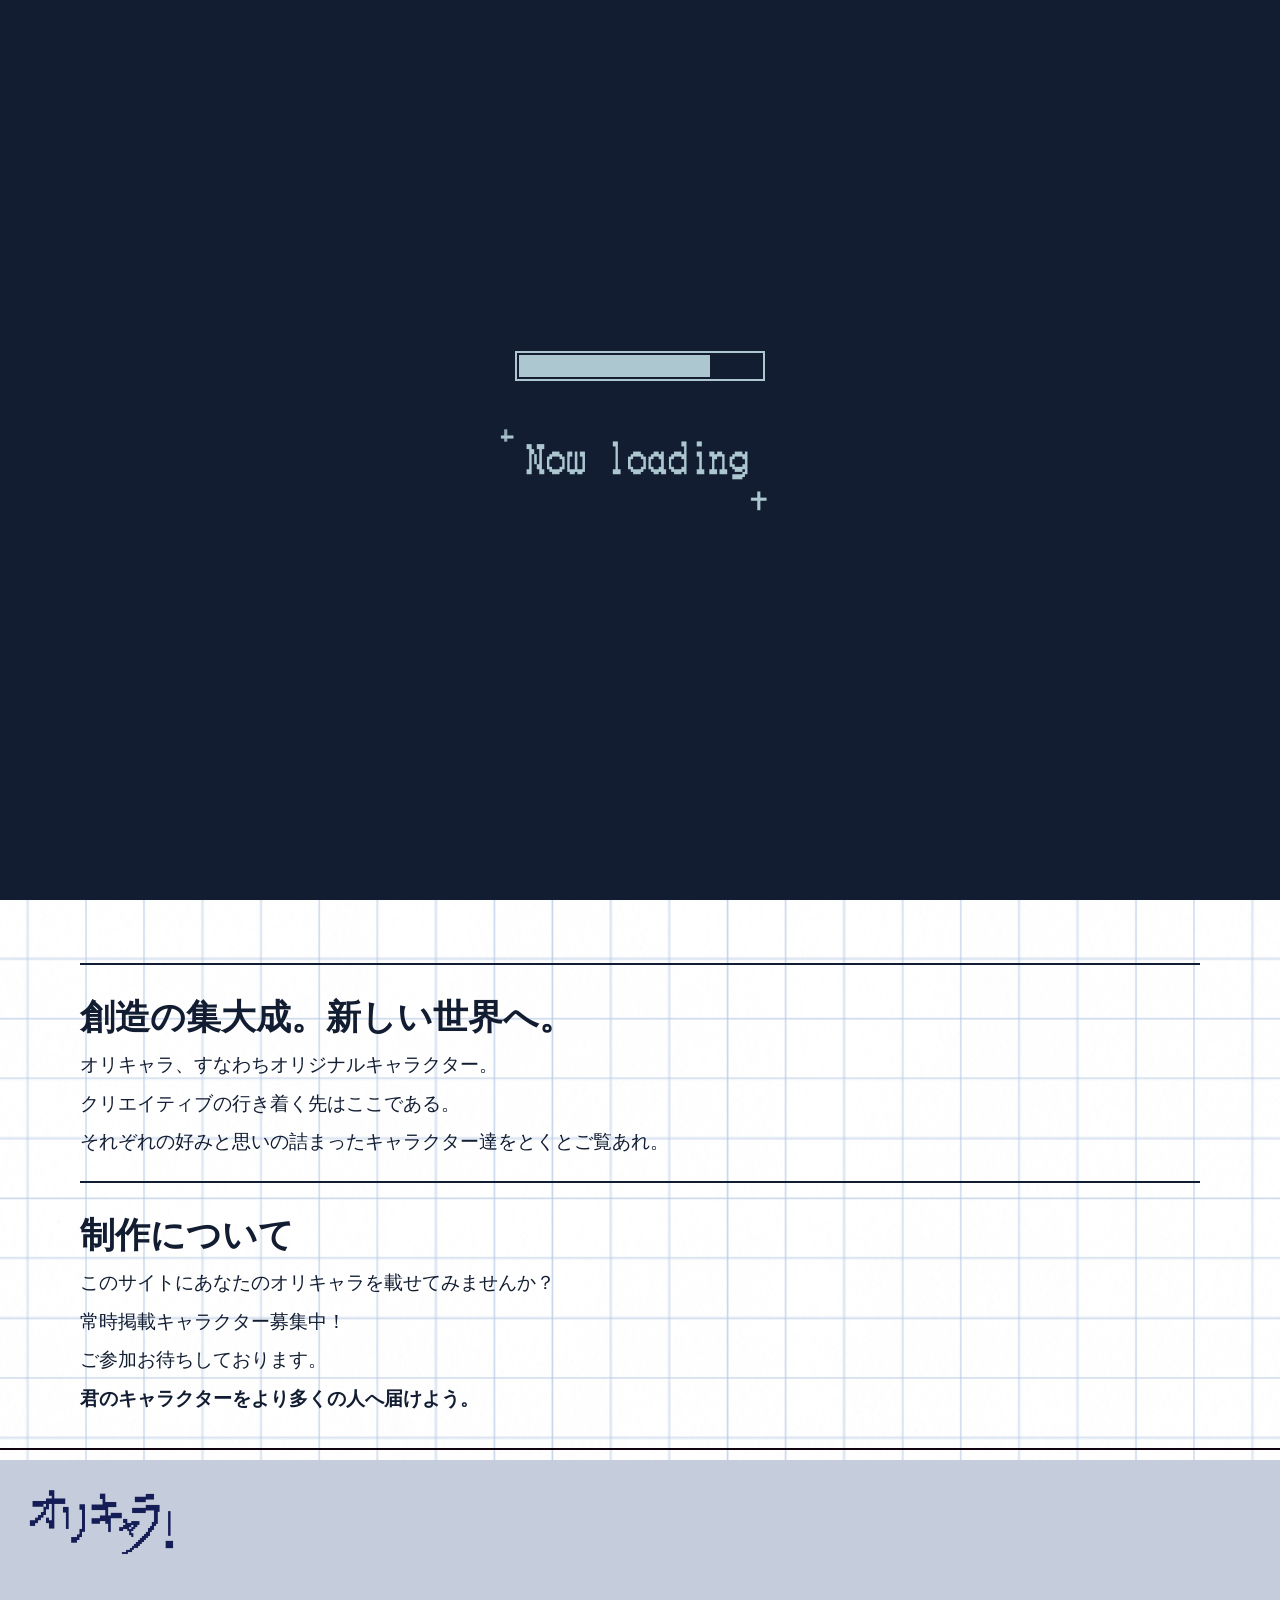
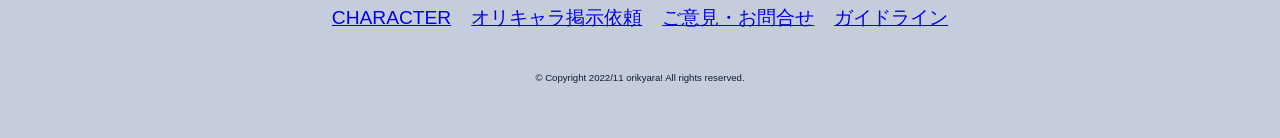
<file: オリキャラWebサイト/index.html>
﻿<!doctype html>
<html lang="ja">
  <head>
    <meta charset="utf-8" />
    <meta name="viewport" content="width=device-width, initial-scale=1.0" />
    <title>オリキャラ！</title>
    <meta property="og:title" content="オリキャラ！" />
    <meta property="og:description" content="オリキャラ掲示Webサイトです。" />
    <meta property="og:image" content="images/オリキャラ文字.png" />
    <link rel="stylesheet" href="css/style.css" />
    <link rel="icon" href="images/おりロゴ1.png" type="image/png" />
  </head>

  <body>
    <script src="a.js"></script>
    <div id="loading">
      <div class="loading-box">
        <div class="progress-bar">
          <div id="real-gauge"></div>
        </div>
      </div>
      <img
        src="images/ダウンロードのもじ.png"
        width="300"
        height="300"
        class="icon"
      />
    </div>

    <header>
      <h1>
        <a href="index.html">
          <img
            src="images/オリキャラ文字.png"
            width="203"
            height="70"
            alt="オリキャラ！"
          />
        </a>
      </h1>
      <nav>
        <ul>
          <li>
            <a href="recommend.html">
              <img
                src="images/おりcharacter文字.png"
                width="173"
                height="50"
                alt="CHARACTER"
              />
            </a>
          </li>
          <li>
            <a href="store.html">
              <img
                src="images/文字１.png"
                width="173"
                height="50"
                alt="オリキャラ掲示依頼"
              />
            </a>
          </li>
          <li>
            <a href="opinion.html">
              <img
                src="images/文字２.png"
                width="173"
                height="50"
                alt="お問い合わせ"
              />
            </a>
          </li>
        </ul>
      </nav>
    </header>

    <div class="slider">
      <img src="images/オリキャラ文字.png" class="slide active" />
      <img src="images/オリキャラ文字.png" class="slide" />
      <img src="images/オリキャラ文字.png" class="slide" />

      <div class="dots">
        <span class="dot active" data-index="0"></span>
        <span class="dot" data-index="1"></span>
        <span class="dot" data-index="2"></span>
      </div>
    </div>

    <div id="contents">
      <div id="main">
        <section>
          <hr color="#121d32" />
          <h2>創造の集大成。新しい世界へ。</h2>
          <p>
            オリキャラ、すなわちオリジナルキャラクター。<br />
            クリエイティブの行き着く先はここである。<br />
            それぞれの好みと思いの詰まったキャラクター達をとくとご覧あれ。
          </p>
          <hr color="#121d32" />
          <h2>制作について</h2>
          <p>
            このサイトにあなたのオリキャラを載せてみませんか？<br />
            常時掲載キャラクター募集中！<br />
            ご参加お待ちしております。<br />
            <strong>君のキャラクターをより多くの人へ届けよう。</strong>
          </p>
        </section>
      </div>
    </div>

    <hr color="1230341" />
    <footer>
      <div id="sub">
        <aside>
          <ul>
            <li>
              <a href="index.html">
                <img
                  src="images/オリキャラ文字.png"
                  width="173"
                  height="50"
                  alt="お問い合わせ"
                />
              </a>
            </li>
          </ul>
        </aside>
      </div>
      <ul>
        <li>
          <a href="recommend.html"> CHARACTER </a>
        </li>
        <li>
          <a href="store.html"> オリキャラ掲示依頼 </a>
        </li>
        <li>
          <a href="opinion.html"> ご意見・お問合せ </a>
        </li>
        <li>
          <a href="gaidorainn.html"> ガイドライン </a>
        </li>
      </ul>
      <p>
        <small> &copy; Copyright 2022/11 orikyara! All rights reserved. </small>
      </p>
    </footer>

    <script src="slider.js"></script>
  </body>
</html>
</file>
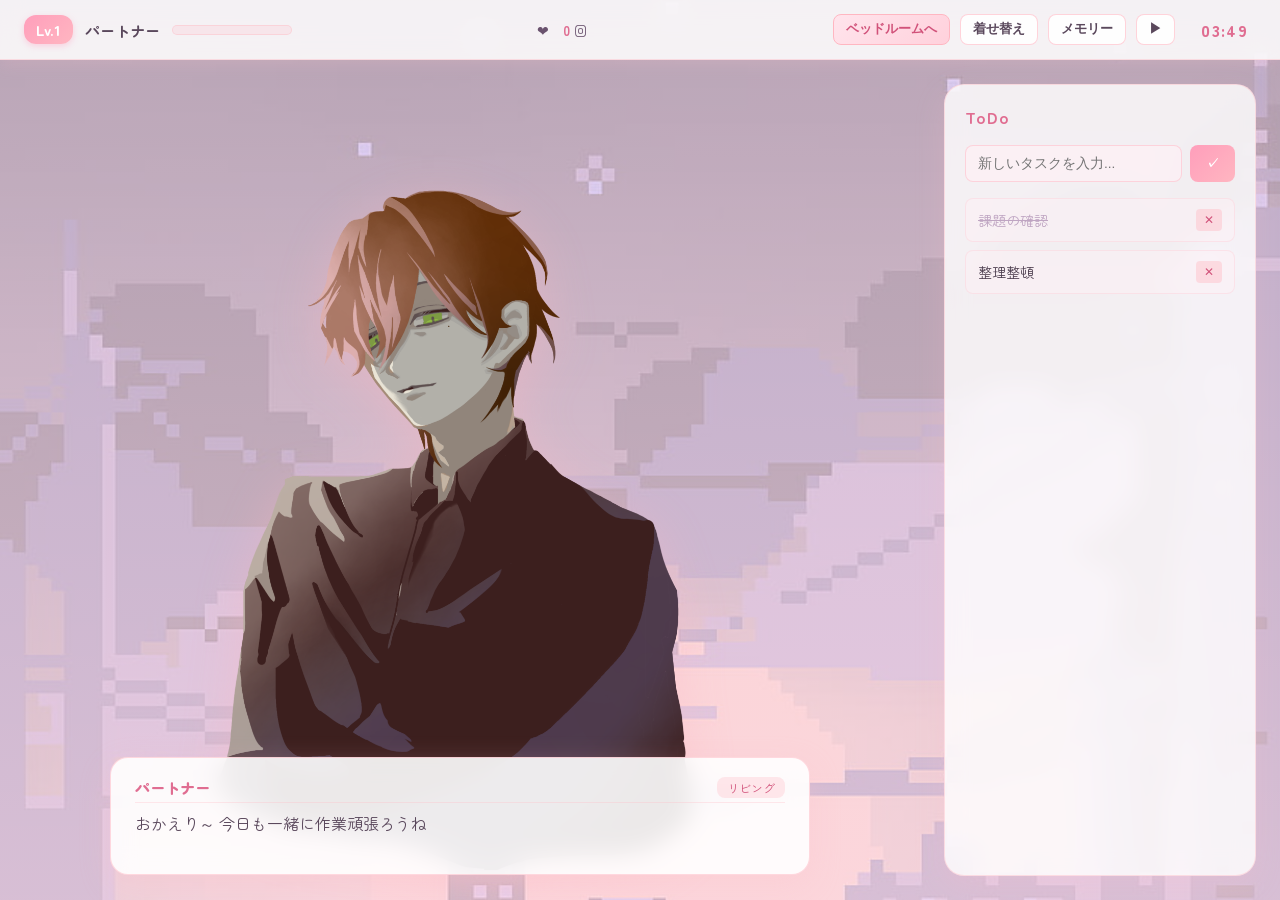
<file: ホーム画面のやつ/index.html>
<!doctype html>
<html lang="ja">
  <head>
    <meta charset="UTF-8" />
    <meta name="viewport" content="width=device-width, initial-scale=1.0" />
    <title>マイルーム</title>
    <link rel="stylesheet" href="style.css" />
    <link rel="preconnect" href="https://fonts.googleapis.com" />
    <link rel="preconnect" href="https://fonts.gstatic.com" crossorigin />
    <link
      href="https://fonts.googleapis.com/css2?family=Zen+Maru+Gothic:wght@400;700;900&display=swap"
      rel="stylesheet"
    />
  </head>
  <body class="room-living outfit-casual">
    <canvas id="particleCanvas"></canvas>
    <div class="background-overlay"></div>

    <div class="app-container">
      <!-- 上部ヘッダー -->
      <header class="top-bar">
        <div class="user-info">
          <span id="userRank" class="rank-badge">Lv.1</span>
          <span class="user-name">パートナー</span>
          <div class="exp-bar-container">
            <div id="expBarFill" class="exp-bar-fill"></div>
          </div>
        </div>

        <div class="stats-info">
          <div class="stat-item">❤　<strong id="favVal">0</strong> 回</div>
        </div>

        <div class="header-controls">
          <button
            id="roomToggleBtn"
            class="icon-btn room-toggle-btn"
            title="クリックで部屋を切り替え"
          >
            ベッドルームへ
          </button>
          <button id="outfitBtn" class="icon-btn">着せ替え</button>
          <button id="galleryBtn" class="icon-btn">メモリー</button>
          <!-- audioタグから controls を外して隠す -->
          <audio id="bgmAudio" loop>
            <source src="ame.mp3" type="audio/mp3" />
          </audio>

          <!-- 自作の再生／停止ボタン -->
          <button id="playToggleBtn" class="icon-btn">▶</button>
          <div id="timeWidget" class="time-widget" title="クリックで全画面時計">
            00:00
          </div>
        </div>
      </header>

      <!-- メインワークスペース -->
      <div class="main-workspace">
        <!-- キャラクターエリア -->
        <section class="character-section">
          <div class="character-container" id="characterContainer">
            <img id="characterImg" src="otoko.png" alt="キャラクター" />
            <div id="heartContainer" class="heart-container"></div>
          </div>

          <div class="speech-bubble">
            <div class="character-tag">
              <span class="char-name">パートナー</span>
              <span id="locationBadge" class="location-badge">リビング</span>
            </div>
            <div id="dialogueText" class="dialogue-text">
              おかえり～ 今日も一緒に作業頑張ろうね
            </div>
          </div>
        </section>

        <!-- メモ / TODOエリア -->
        <aside class="memo-section">
          <div class="memo-card">
            <div class="memo-header">
              <h2>ToDo</h2>
            </div>
            <div class="todo-form">
              <input
                type="text"
                id="todoInput"
                placeholder="新しいタスクを入力..."
              />
              <button id="addTodoBtn">✓</button>
            </div>
            <ul id="todoList" class="todo-list"></ul>
          </div>
        </aside>
      </div>
    </div>

    <!-- 全画面時計モード -->
    <div id="clockOverlay" class="clock-mode-overlay hidden">
      <div class="clock-overlay-dim"></div>
      <div class="clock-mode-content">
        <div id="clockBigTime" class="clock-big-time">00:00:00</div>
        <div id="clockBigDate" class="clock-big-date">2026.09.21 MON</div>
        <div class="clock-return-hint">Click anywhere to return</div>
      </div>
    </div>

    <!-- ギャラリーモーダル -->
    <div id="galleryModal" class="modal-overlay hidden">
      <div class="modal-content">
        <div class="modal-header">
          <h2>メモリーたち</h2>
          <button id="closeGalleryBtn" class="close-btn">&times;</button>
        </div>
        <div class="modal-body">
          <p class="gallery-desc">レベルが上がれば思い出が解放されるよ</p>
          <div id="galleryGrid" class="gallery-grid"></div>
        </div>
      </div>
    </div>

    <!-- 着せ替えモーダル -->
    <div id="outfitModal" class="modal-overlay hidden">
      <div class="modal-content outfit-modal-content">
        <div class="modal-header">
          <h2>着せ替え</h2>
          <button id="closeOutfitBtn" class="close-btn">&times;</button>
        </div>
        <div class="modal-body">
          <div class="outfit-grid">
            <div class="outfit-item" data-outfit="casual">
              <img src="otoko.png" alt="男性" />
              <span>男性</span>
            </div>
            <div class="outfit-item" data-outfit="roomwear">
              <img src="onnna.png" alt="女の子" />
              <span>女の子</span>
            </div>
            <div class="outfit-item" data-outfit="maid">
              <img src="neko dotto.jpg" alt="いいいいいいい" />
              <span>あああ</span>
            </div>
          </div>
        </div>
      </div>
    </div>

    <!-- 画像プレビューモーダル -->
    <div id="previewModal" class="modal-overlay hidden">
      <div class="preview-content">
        <button id="previewClose" class="close-btn preview-close">
          &times;
        </button>
        <img id="previewImg" src="neko dotto.jpg" alt="Preview" />
        <div id="previewCaption" class="preview-caption"></div>
      </div>
    </div>

    <!-- レベルアップモーダル -->
    <div id="lvlupModal" class="modal-overlay hidden">
      <div class="lvlup-card">
        <div class="lvlup-title">LEVEL UP!</div>
        <div id="lvlupLevel" class="lvlup-sub">LEVEL 2</div>
        <div class="lvlup-img-wrapper">
          <img id="lvlupImg" src="neko dotto.jpg" alt="Level Up CG" />
        </div>
        <div id="lvlupMsg" class="lvlup-msg">
          新しい思い出が解放されました！
        </div>
        <button id="closeLvlupBtn" class="lvlup-btn">✕</button>
      </div>
    </div>

    <script src="script.js"></script>
  </body>
</html>
</file>
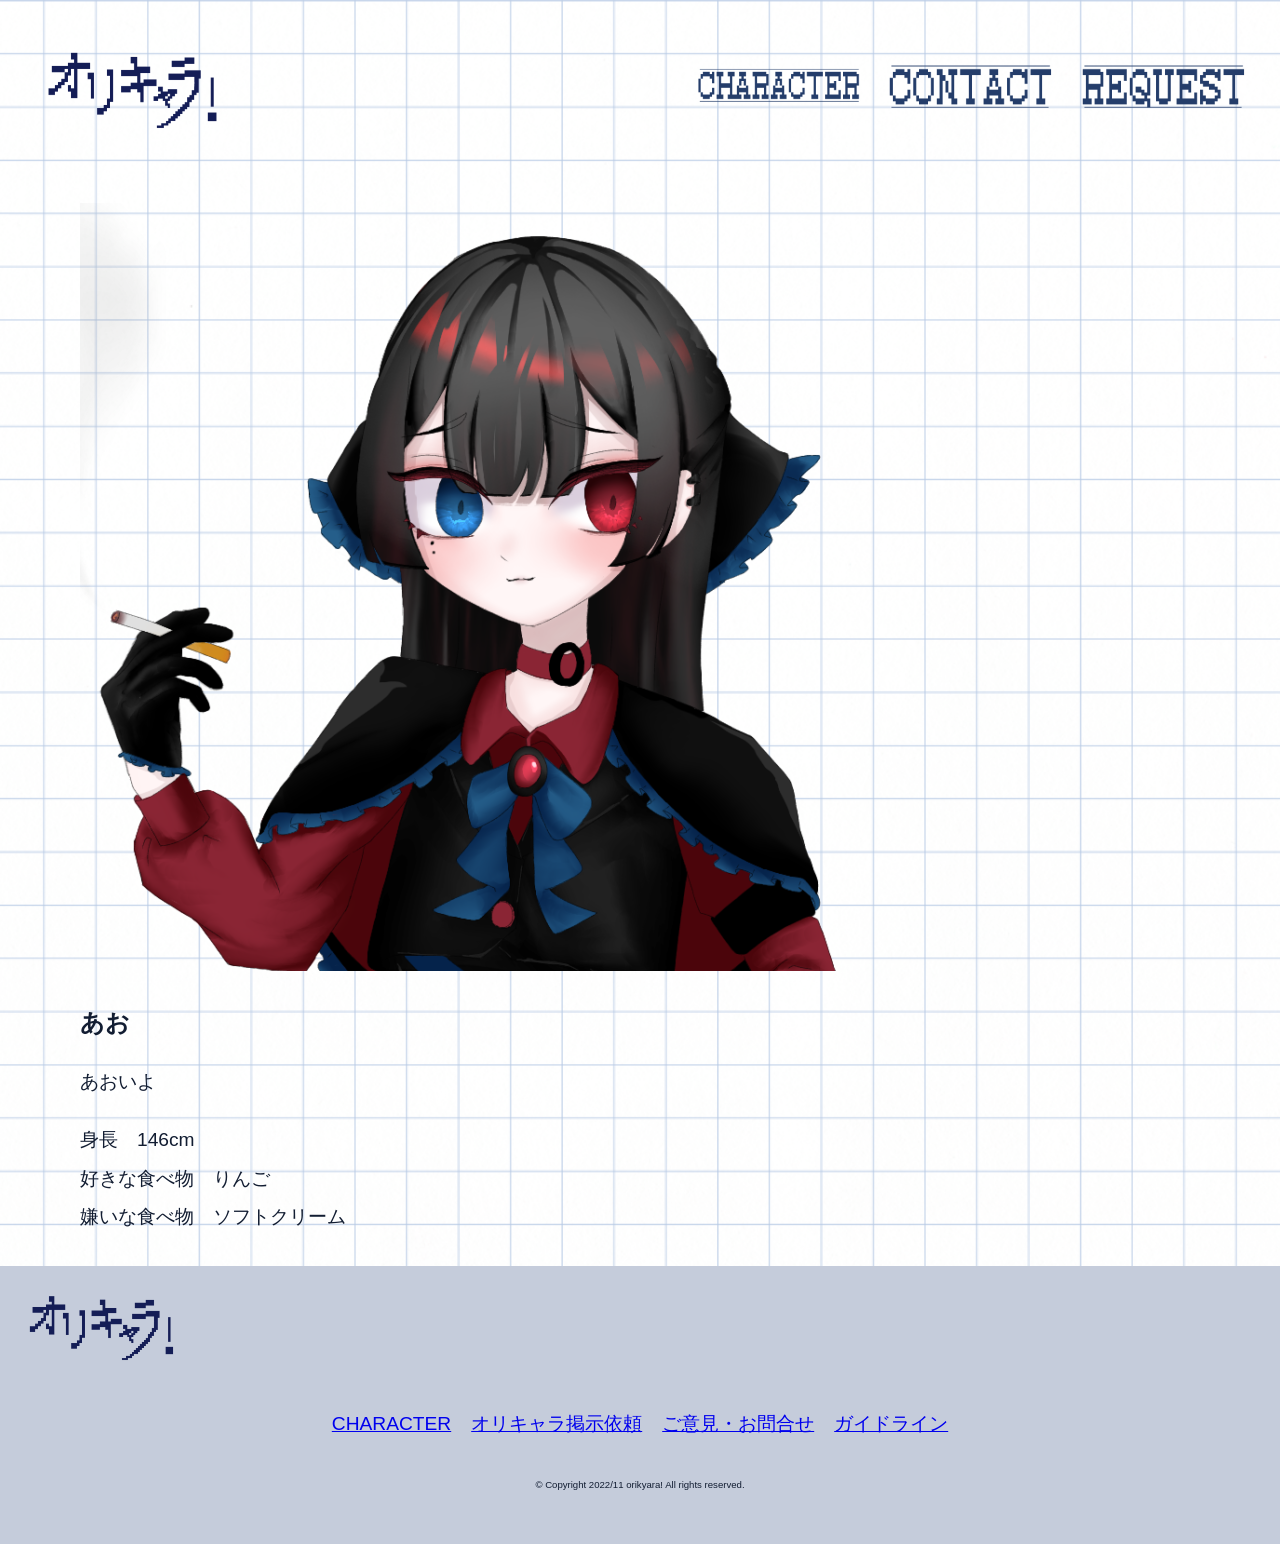
<file: オリキャラWebサイト/ao.html>
<!doctype html>
<html lang="ja">
  <head>
    <meta charset="utf-8" />
    <meta name="viewport" content="width=device-width, initial-scale=1.0" />
    <title>オリキャラ！</title>
    <meta property="og:title" content="オリキャラ！" />
    <meta property="og:description" content="オリキャラ掲示Webサイトです。" />
    <meta property="og:image" content="images/オリキャラ文字.png" />
    <link rel="stylesheet" href="css/style.css" />
    <link rel="icon" href="images/おりロゴ1.png" type="image/png" />
  </head>

  <body>
    <header>
      <h1>
        <a href="index.html">
          <img
            src="images/オリキャラ文字.png"
            width="203"
            height="70"
            alt="オリキャラ！"
          />
        </a>
      </h1>
      <nav>
        <ul>
          <li>
            <a href="recommend.html">
              <img
                src="images/おりcharacter文字.png"
                width="173"
                height="50"
                alt="CHARACTER"
              />
            </a>
          </li>
          <li>
            <a href="store.html">
              <img
                src="images/文字１.png"
                width="173"
                height="50"
                alt="オリキャラ掲示依頼"
              />
            </a>
          </li>
          <li>
            <a href="opinion.html">
              <img
                src="images/文字２.png"
                width="173"
                height="50"
                alt="お問い合わせ"
              />
            </a>
          </li>
        </ul>
      </nav>
    </header>
    <div id="contents">
      <div id="main">
        <article>
          <img src="images/シャーロットちゃん.png" width="auto" height="auto" />
          <h1>あお</h1>
          <p>あおいよ</p>
          <p>
            身長　146cm<br />
            好きな食べ物　りんご<br />
            嫌いな食べ物　ソフトクリーム
          </p>
        </article>
      </div>
    </div>
  </body>
  <footer>
    <div id="sub">
      <aside>
        <ul>
          <li>
            <a href="index.html">
              <img
                src="images/オリキャラ文字.png"
                width="173"
                height="50"
                alt="お問い合わせ"
              />
            </a>
          </li>
        </ul>
      </aside>
    </div>
    <ul>
      <li>
        <a href="recommend.html"> CHARACTER </a>
      </li>
      <li>
        <a href="store.html"> オリキャラ掲示依頼 </a>
      </li>
      <li>
        <a href="opinion.html"> ご意見・お問合せ </a>
      </li>
      <li>
        <a href="gaidorainn.html"> ガイドライン </a>
      </li>
    </ul>
    <p>
      <small> &copy; Copyright 2022/11 orikyara! All rights reserved. </small>
    </p>
  </footer>
</html>
</file>
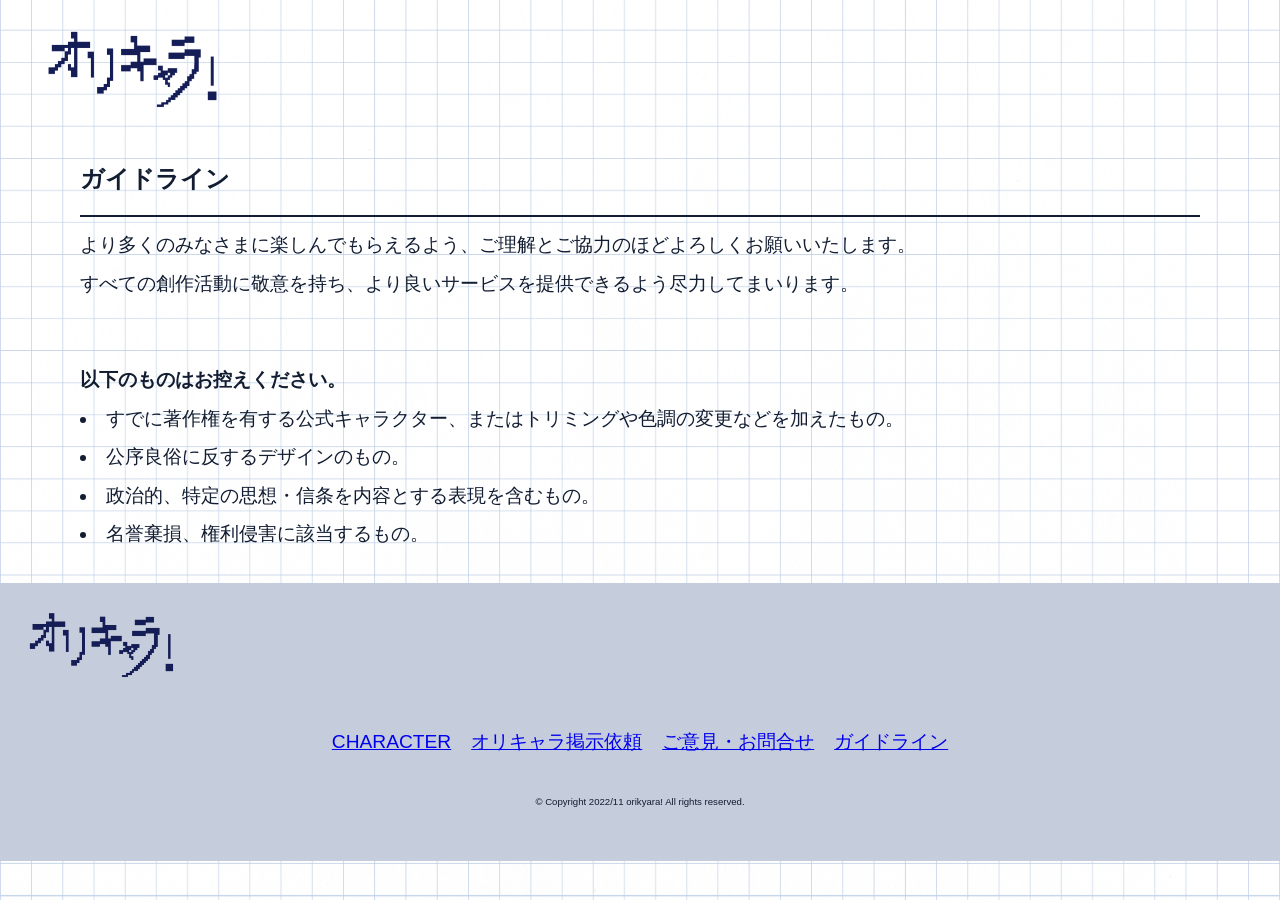
<file: オリキャラWebサイト/gaidorainn.html>
<!doctype html>
<html lang="ja">
  <head>
    <meta charset="utf-8" />
    <meta name="viewport" content="width=device-width, initial-scale=1.0" />
    <title>オリキャラ！</title>
    <meta property="og:title" content="オリキャラ！" />
    <meta property="og:description" content="オリキャラ掲示Webサイトです。" />
    <meta property="og:image" content="images/オリキャラ文字.png" />
    <link rel="stylesheet" href="css/style.css" />
    <link rel="icon" href="images/おりロゴ1.png" type="image/png" />
  </head>

  <body>
    <header>
      <h1>
        <a href="index.html">
          <img
            src="images/オリキャラ文字.png"
            width="203"
            height="70"
            alt="オリキャラ！"
          />
        </a>
      </h1>
    </header>
  </body>
</html>
<div id="contents">
  <div id="main">
    <h1>ガイドライン</h1>
    <hr color="#121d32" />
    <p>
      より多くのみなさまに楽しんでもらえるよう、ご理解とご協力のほどよろしくお願いいたします。<br />
      すべての創作活動に敬意を持ち、より良いサービスを提供できるよう尽力してまいります。
    </p>
    <br />
    <strong>以下のものはお控えください。</strong>
    <br/>
    <li>すでに著作権を有する公式キャラクター、またはトリミングや色調の変更などを加えたもの。</li>
    <li>公序良俗に反するデザインのもの。</li>
    <li>政治的、特定の思想・信条を内容とする表現を含むもの。</li>
    <li>名誉棄損、権利侵害に該当するもの。</li>
  </div>
</div>
<footer>
  <div id="sub">
    <aside>
      <ul>
        <li>
          <a href="index.html">
            <img
              src="images/オリキャラ文字.png"
              width="173"
              height="50"
              alt="お問い合わせ"
            />
          </a>
        </li>
      </ul>
    </aside>
  </div>
  <ul>
    <li>
      <a href="recommend.html"> CHARACTER </a>
    </li>
    <li>
      <a href="store.html"> オリキャラ掲示依頼 </a>
    </li>
    <li>
      <a href="opinion.html"> ご意見・お問合せ </a>
    </li>
    <li>
      <a href="gaidorainn.html"> ガイドライン </a>
    </li>
  </ul>
  <p>
    <small> &copy; Copyright 2022/11 orikyara! All rights reserved. </small>
  </p>
</footer>
</file>
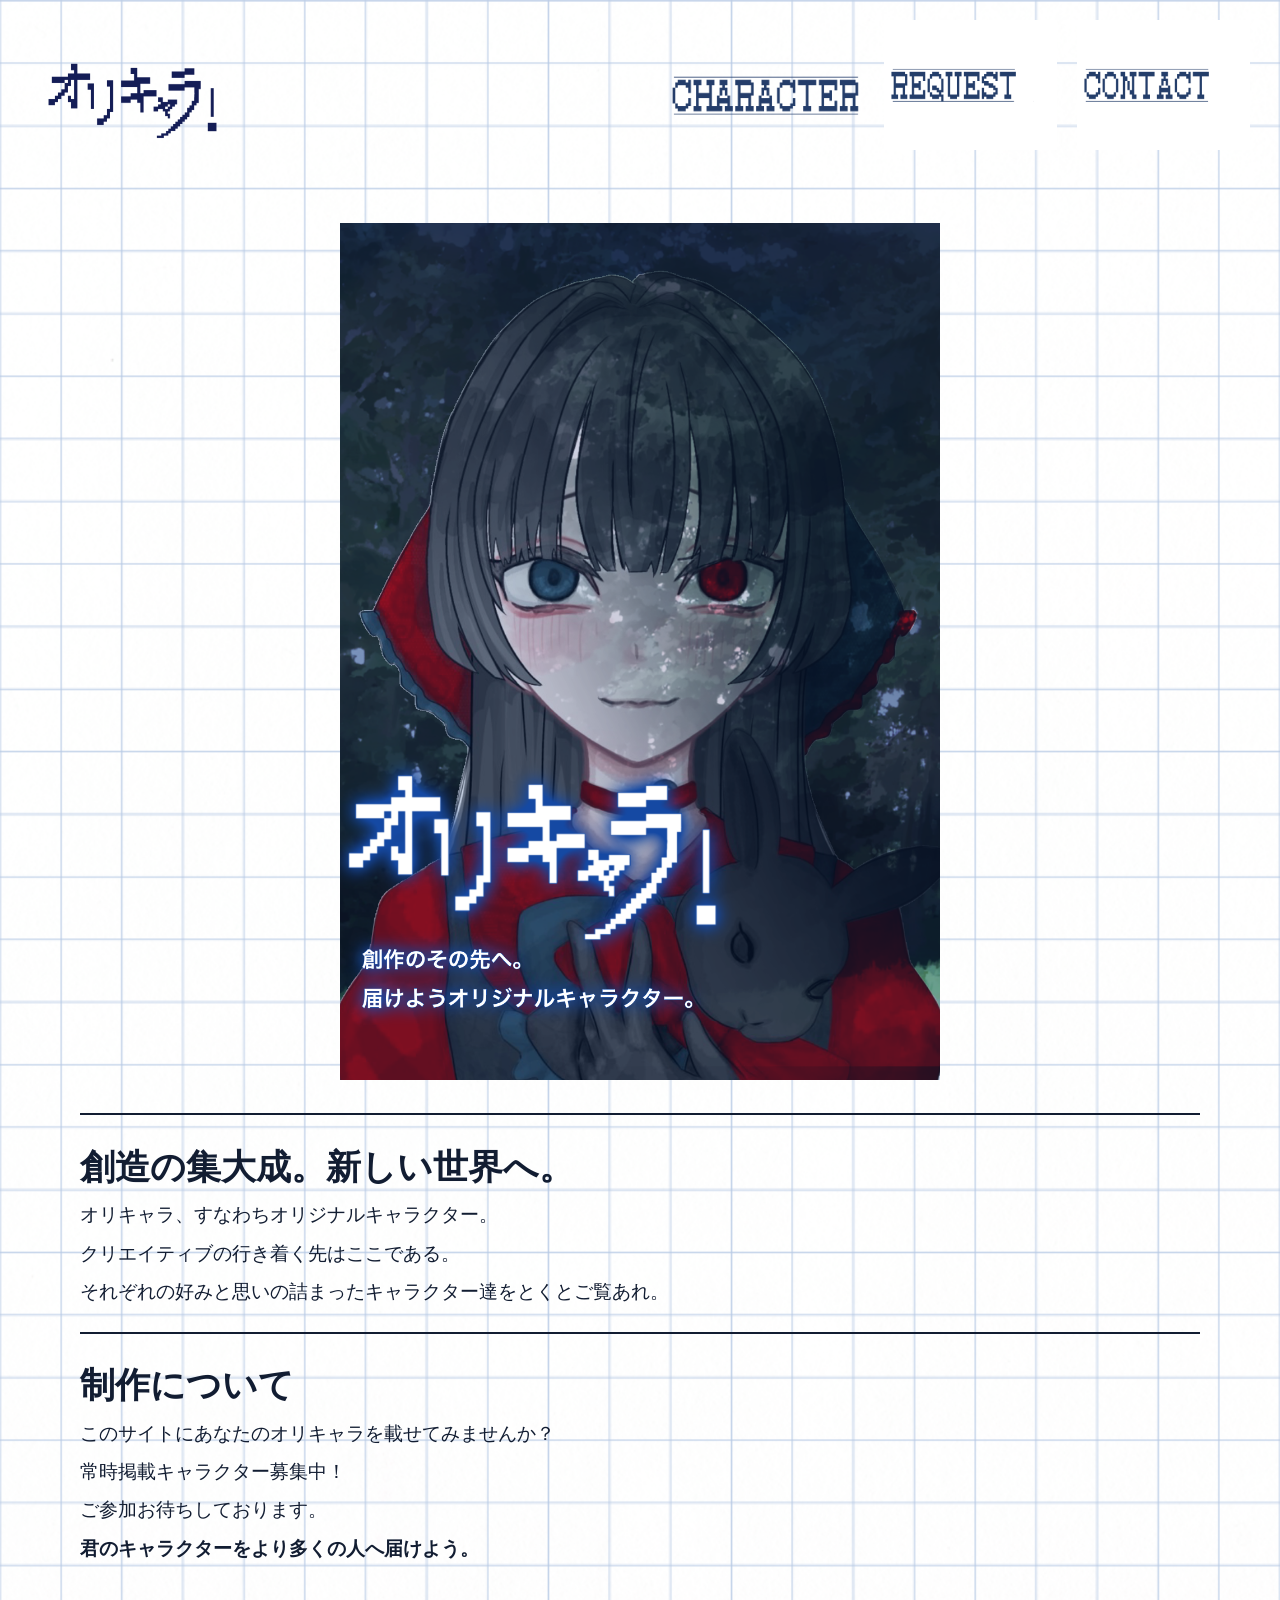
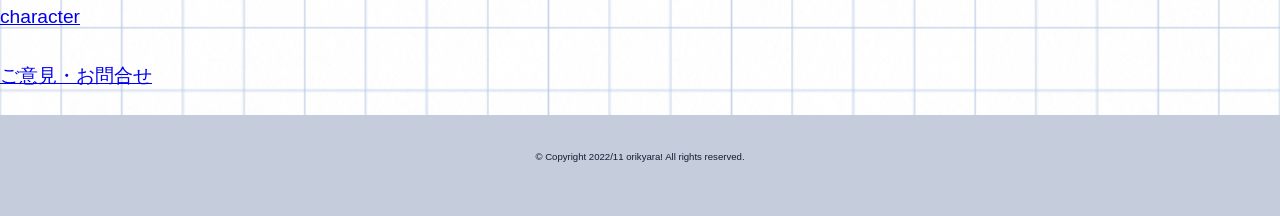
<file: オリキャラWebサイト/indeえx.html>
﻿<!doctype html>
<html lang="ja">
  <head>
     <meta charset="utf-8" />
     <meta name="viewport" content="width=device-width, initial-scale=1.0" />
     <title>オリキャラ！</title>
     <meta property="og:title" content="オリキャラ！">
     <meta property="og:description" content="オリキャラ掲示Webサイトです。">
     <meta property="og:image" content="images/オリキャラ文字.png">
     <link rel="stylesheet" href="css/style.css" />
    </head>

    <body>
      <header>
        <h1>
          <a href="index.html">
            <img
              src="images/オリキャラ文字.png"
              width="203"
              height="70"
              alt="オリキャラ！"
            />
          </a>
        </h1>
        <nav>
          <ul>
            <li>
              <a href="recommend.html">
                <img
                  src="images/おりcharacter文字.png"
                  width="200"
                  height="100"
                  alt="CHARACTER"
                />
              </a>
            </li>
            <li>
              <a href="store.html">
                <img
                  src="images/リクエスト.jpeg"
                  width="173"
                  height="50"
                  alt="オリキャラ掲示依頼"
                />
              </a>
            </li>
            <li>
              <a href="opinion.html">
                <img
                  src="images/コンタクト.jpeg"
                  width="173"
                  height="50"
                  alt="お問い合わせ"
                />
              </a>
            </li>
          </ul>
        </nav>
      </header>
      <div id="contents">
        <div id="main">
          <p id="graphic">
            <img
              src="images/オリキャラサムネ1.png"
              width="600"
              height="850"
              alt="オリキャラ！"
            />
          </p>
          <section>
            <hr color="#121d32" />
            <h2>創造の集大成。新しい世界へ。</h2>
            <p>
              オリキャラ、すなわちオリジナルキャラクター。<br />
              クリエイティブの行き着く先はここである。<br />
              それぞれの好みと思いの詰まったキャラクター達をとくとご覧あれ。
            </p>
            <hr color="#121d32" />
            <h2>制作について</h2>
            <p>
              このサイトにあなたのオリキャラを載せてみませんか？<br />
              常時掲載キャラクター募集中！<br />
              ご参加お待ちしております。<br />
              <strong>君のキャラクターをより多くの人へ届けよう。</strong>
            </p>
          </section>
        </div>
        <div id="sub">
          <aside>
            <ul>
              <li>
                <a href="store.html"> character </a>
              </li>
              <li>
                <a href="opinion.html"> ご意見・お問合せ </a>
              </li>
            </ul>
          </aside>
        </div>
      </div>
      <footer>
        <p>
          <small>
            &copy; Copyright 2022/11 orikyara! All rights reserved.
          </small>
        </p>
      </footer>
    </body>
  </html>
</html>
</file>
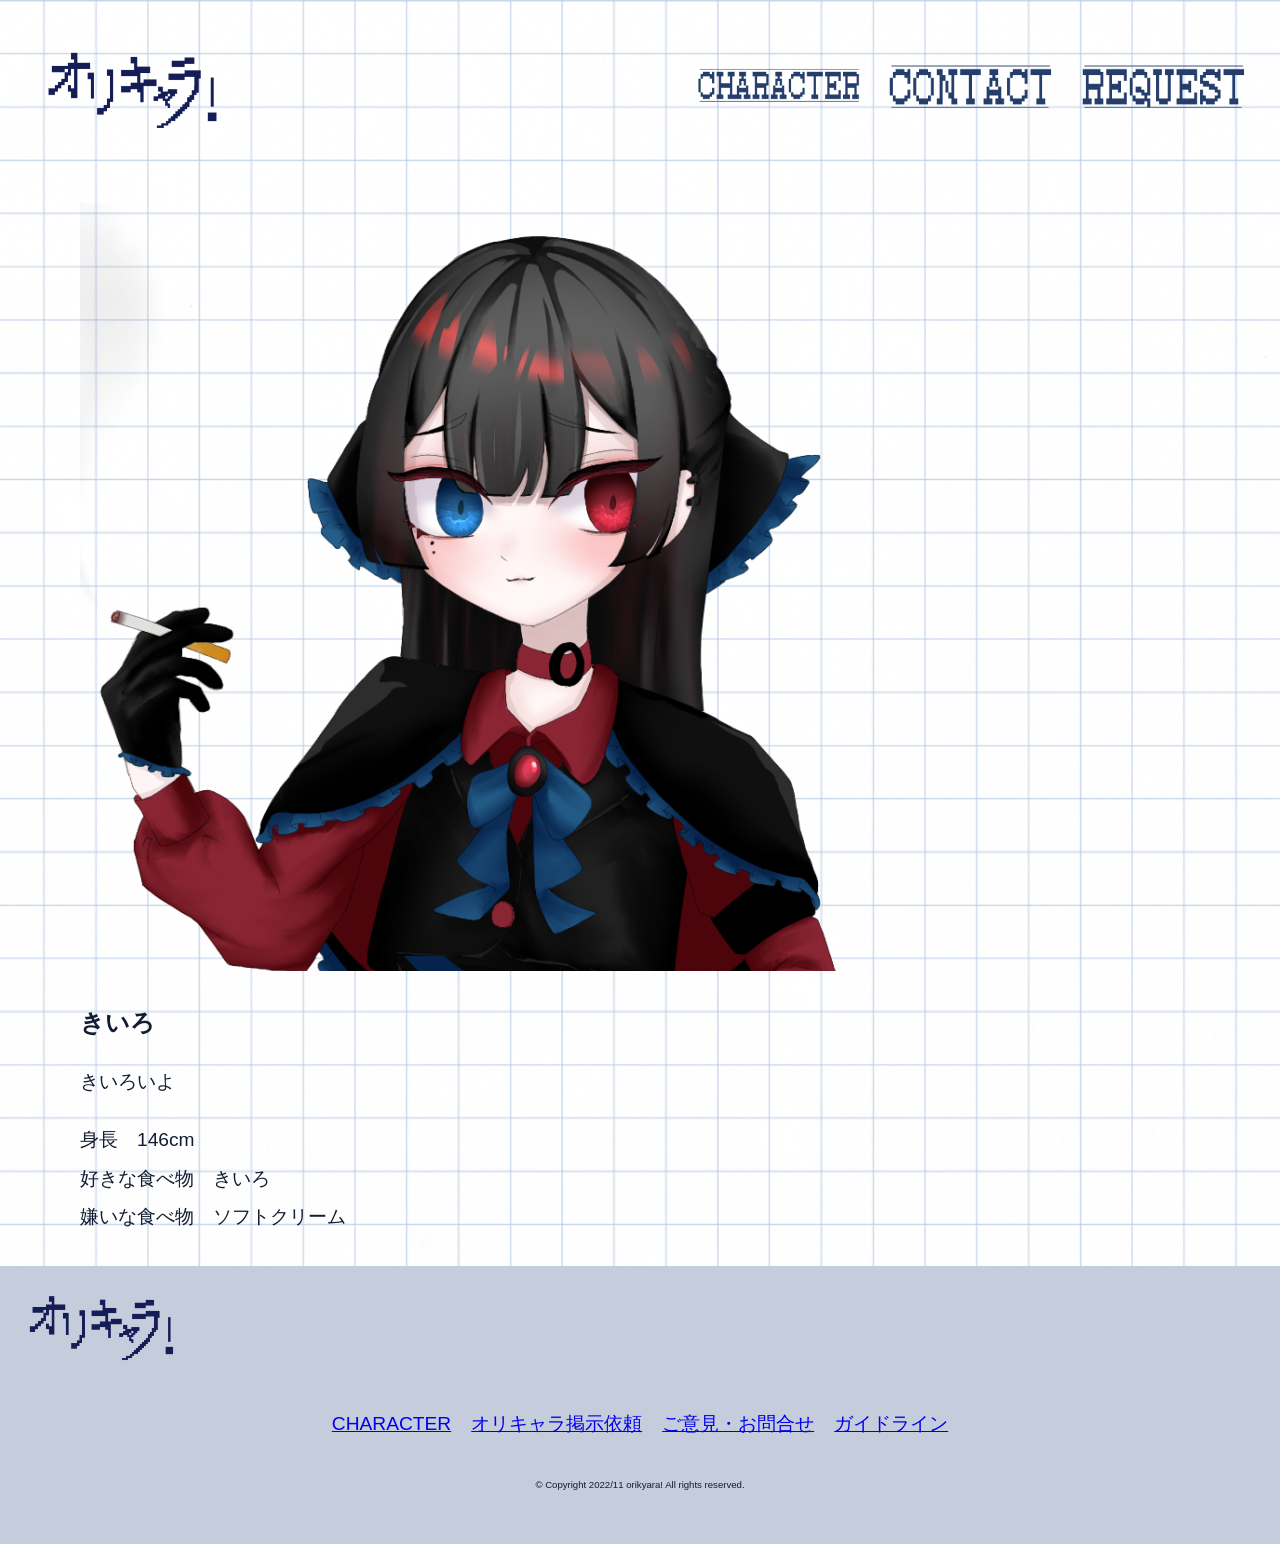
<file: オリキャラWebサイト/kiiro.html>
<!doctype html>
<html lang="ja">
  <head>
    <meta charset="utf-8" />
    <meta name="viewport" content="width=device-width, initial-scale=1.0" />
    <title>オリキャラ！</title>
    <meta property="og:title" content="オリキャラ！" />
    <meta property="og:description" content="オリキャラ掲示Webサイトです。" />
    <meta property="og:image" content="images/オリキャラ文字.png" />
    <link rel="stylesheet" href="css/style.css" />
    <link rel="icon" href="images/おりロゴ1.png" type="image/png" />
  </head>

  <body>
    <header>
      <h1>
        <a href="index.html">
          <img
            src="images/オリキャラ文字.png"
            width="203"
            height="70"
            alt="オリキャラ！"
          />
        </a>
      </h1>
      <nav>
        <ul>
          <li>
            <a href="recommend.html">
              <img
                src="images/おりcharacter文字.png"
                width="173"
                height="50"
                alt="CHARACTER"
              />
            </a>
          </li>
          <li>
            <a href="store.html">
              <img
                src="images/文字１.png"
                width="173"
                height="50"
                alt="オリキャラ掲示依頼"
              />
            </a>
          </li>
          <li>
            <a href="opinion.html">
              <img
                src="images/文字２.png"
                width="173"
                height="50"
                alt="お問い合わせ"
              />
            </a>
          </li>
        </ul>
      </nav>
    </header>
    <div id="contents">
      <div id="main">
        <article>
          <img src="images/シャーロットちゃん.png" width="auto" height="auto" />
          <h1>きいろ</h1>
          <p>きいろいよ</p>
          <p>
            身長　146cm<br />
            好きな食べ物　きいろ<br />
            嫌いな食べ物　ソフトクリーム
          </p>
        </article>
      </div>
    </div>
  </body>
  <footer>
    <div id="sub">
      <aside>
        <ul>
          <li>
            <a href="index.html">
              <img
                src="images/オリキャラ文字.png"
                width="173"
                height="50"
                alt="お問い合わせ"
              />
            </a>
          </li>
        </ul>
      </aside>
    </div>
    <ul>
      <li>
        <a href="recommend.html"> CHARACTER </a>
      </li>
      <li>
        <a href="store.html"> オリキャラ掲示依頼 </a>
      </li>
      <li>
        <a href="opinion.html"> ご意見・お問合せ </a>
      </li>
      <li>
        <a href="gaidorainn.html"> ガイドライン </a>
      </li>
    </ul>
    <p>
      <small> &copy; Copyright 2022/11 orikyara! All rights reserved. </small>
    </p>
  </footer>
</html>
</file>
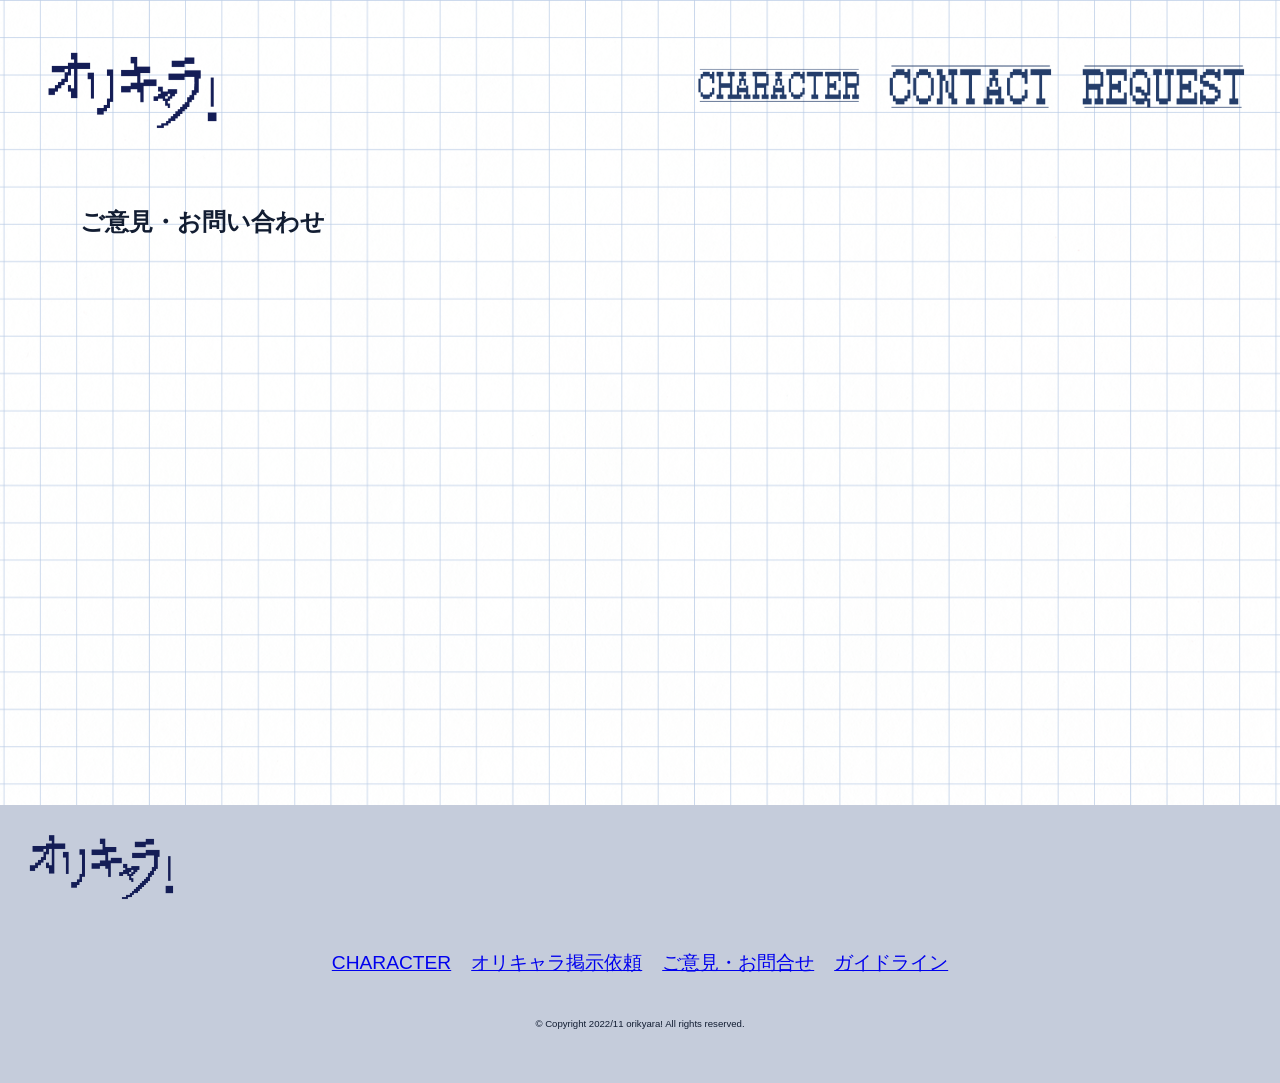
<file: オリキャラWebサイト/opinion.html>
﻿<!doctype html>
<html lang="ja">
  <head>
    <meta charset="utf-8" />
    <meta name="viewport" content="width=device-width, initial-scale=1.0" />
    <title>オリキャラ！</title>
    <meta property="og:title" content="オリキャラ！" />
    <meta property="og:description" content="オリキャラ掲示Webサイトです。" />
    <meta property="og:image" content="images/オリキャラ文字.png" />
    <link rel="stylesheet" href="css/style.css" />
    <link rel="icon" href="images/おりロゴ1.png" type="image/png" />
  </head>

  <body id="">
    <header>
      <h1>
        <a href="index.html">
          <img
            src="images/オリキャラ文字.png"
            width="203"
            height="70"
            alt="オリキャラ！"
          />
        </a>
      </h1>
      <nav>
        <ul>
          <li>
            <a href="recommend.html">
              <img
                src="images/おりcharacter文字.png"
                width="173"
                height="50"
                alt="CHARACTER"
              />
            </a>
          </li>
          <li>
            <a href="store.html">
              <img
                src="images/文字１.png"
                width="173"
                height="50"
                alt="オリキャラ掲示依頼"
              />
            </a>
          </li>
          <li>
            <a href="opinion.html">
              <img
                src="images/文字２.png"
                width="173"
                height="50"
                alt="お問い合わせ"
              />
            </a>
          </li>
        </ul>
      </nav>
    </header>
    <div id="contents">
      <div id="main">
        <article>
          <h1>ご意見・お問い合わせ</h1>
        </article>
        <iframe
          src="https://forms.gle/wbCp85BuyTKfw5vJ8"
          width="100%"
          height="500"
          frameborder="0"
          marginheight="0"
          marginwidth="0"
          >読み込んでいます…</iframe
        >
      </div>
    </div>
    <footer>
      <div id="sub">
        <aside>
          <ul>
            <li>
              <a href="index.html">
                <img
                  src="images/オリキャラ文字.png"
                  width="173"
                  height="50"
                  alt="お問い合わせ"
                />
              </a>
            </li>
          </ul>
        </aside>
      </div>
      <ul>
        <li>
          <a href="recommend.html"> CHARACTER </a>
        </li>
        <li>
          <a href="store.html"> オリキャラ掲示依頼 </a>
        </li>
        <li>
          <a href="opinion.html"> ご意見・お問合せ </a>
        </li>
        <li>
          <a href="gaidorainn.html"> ガイドライン </a>
        </li>
      </ul>
      <p>
        <small> &copy; Copyright 2022/11 orikyara! All rights reserved. </small>
      </p>
    </footer>
  </body>
</html>
</file>
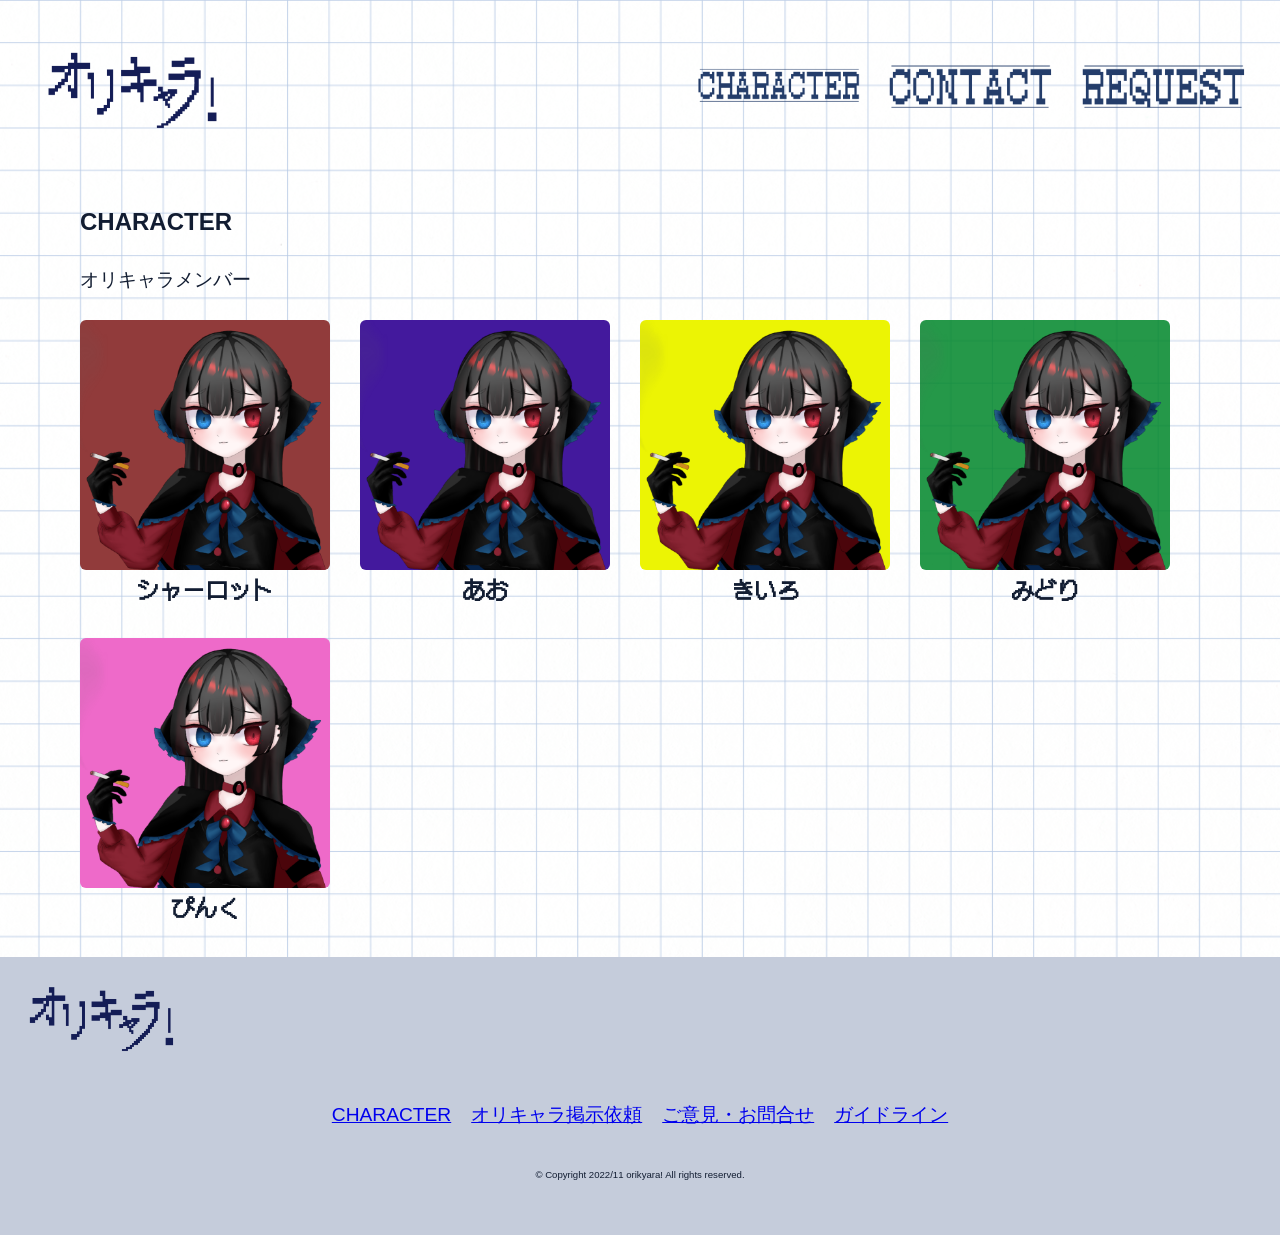
<file: オリキャラWebサイト/recommend.html>
﻿<!doctype html>
<html lang="ja">
  <head>
    <meta charset="utf-8" />
    <meta name="viewport" content="width=device-width, initial-scale=1.0" />
    <title>オリキャラ！</title>
    <meta property="og:title" content="オリキャラ！" />
    <meta property="og:description" content="オリキャラ掲示Webサイトです。" />
    <meta property="og:image" content="images/オリキャラ文字.png" />
    <link rel="stylesheet" href="css/style.css" />
    <link rel="stylesheet" href="css/character.css" />
    <link rel="icon" href="images/おりロゴ1.png" type="image/png" />
  </head>

  <body id="">
    <header>
      <h1>
        <a href="index.html">
          <img
            src="images/オリキャラ文字.png"
            width="203"
            height="70"
            alt="character"
          />
        </a>
      </h1>
      <nav>
        <ul>
          <li>
            <a href="recommend.html">
              <img
                src="images/おりcharacter文字.png"
                width="173"
                height="50"
                alt="CHARACTER"
              />
            </a>
          </li>
          <li>
            <a href="store.html">
              <img
                src="images/文字１.png"
                width="173"
                height="50"
                alt="オリキャラ掲示依頼"
              />
            </a>
          </li>
          <li>
            <a href="opinion.html">
              <img
                src="images/文字２.png"
                width="173"
                height="50"
                alt="お問い合わせ"
              />
            </a>
          </li>
        </ul>
      </nav>
    </header>
    <div id="contents">
      <div id="main">
        <article>
          <h1>CHARACTER</h1>
          <p>オリキャラメンバー</p>

          <link rel="preconnect" href="https://fonts.googleapis.com" />
          <link rel="preconnect" href="https://fonts.gstatic.com" crossorigin />
          <link
            href="https://fonts.googleapis.com/css2?family=DotGothic16&display=swap"
            rel="stylesheet"
          />

          <div class="card-container">
            <a href="sya-rotto.html" class="char-card-wrap">
              <div class="img-box">
                <img
                  src="images/シャーロットちゃん.png"
                  width="250"
                  height="250"
                  alt="シャーロット"
                  class="icon"
                />
              </div>

              <p class="char-name">シャーロット</p>
            </a>
            <a href="ao.html" class="char-card-wrap">
              <div class="img-box">
                <img
                  src="images/シャーロットちゃん.png"
                  width="250"
                  height="250"
                  alt="あお"
                  class="icon"
                />
              </div>
              <p class="char-name">あお</p>
            </a>
            <a href="kiiro.html" class="char-card-wrap">
              <div class="img-box">
                <img
                  src="images/シャーロットちゃん.png"
                  width="250"
                  height="250"
                  alt="みどり"
                  class="icon"
                />
              </div>
              <p class="char-name">きいろ</p>
            </a>
            <a href="kiiro.html" class="char-card-wrap">
              <div class="img-box">
                <img
                  src="images/シャーロットちゃん.png"
                  width="250"
                  height="250"
                  alt="みどり"
                  class="icon"
                />
              </div>
              <p class="char-name">みどり</p>
            </a>
            <a href="kiiro.html" class="char-card-wrap">
              <div class="img-box">
                <img
                  src="images/シャーロットちゃん.png"
                  width="250"
                  height="250"
                  alt="ぴんく"
                  class="icon"
                />
              </div>
              <p class="char-name">ぴんく</p>
            </a>
          </div>
        </article>
      </div>
    </div>
    <footer>
      <div id="sub">
        <aside>
          <ul>
            <li>
              <a href="index.html">
                <img
                  src="images/オリキャラ文字.png"
                  width="173"
                  height="50"
                  alt="お問い合わせ"
                />
              </a>
            </li>
          </ul>
        </aside>
      </div>
      <ul>
        <li>
          <a href="recommend.html"> CHARACTER </a>
        </li>
        <li>
          <a href="store.html"> オリキャラ掲示依頼 </a>
        </li>
        <li>
          <a href="opinion.html"> ご意見・お問合せ </a>
        </li>
        <li>
          <a href="gaidorainn.html"> ガイドライン </a>
        </li>
      </ul>
      <p>
        <small> &copy; Copyright 2022/11 orikyara! All rights reserved. </small>
      </p>
    </footer>
  </body>
</html>
</file>
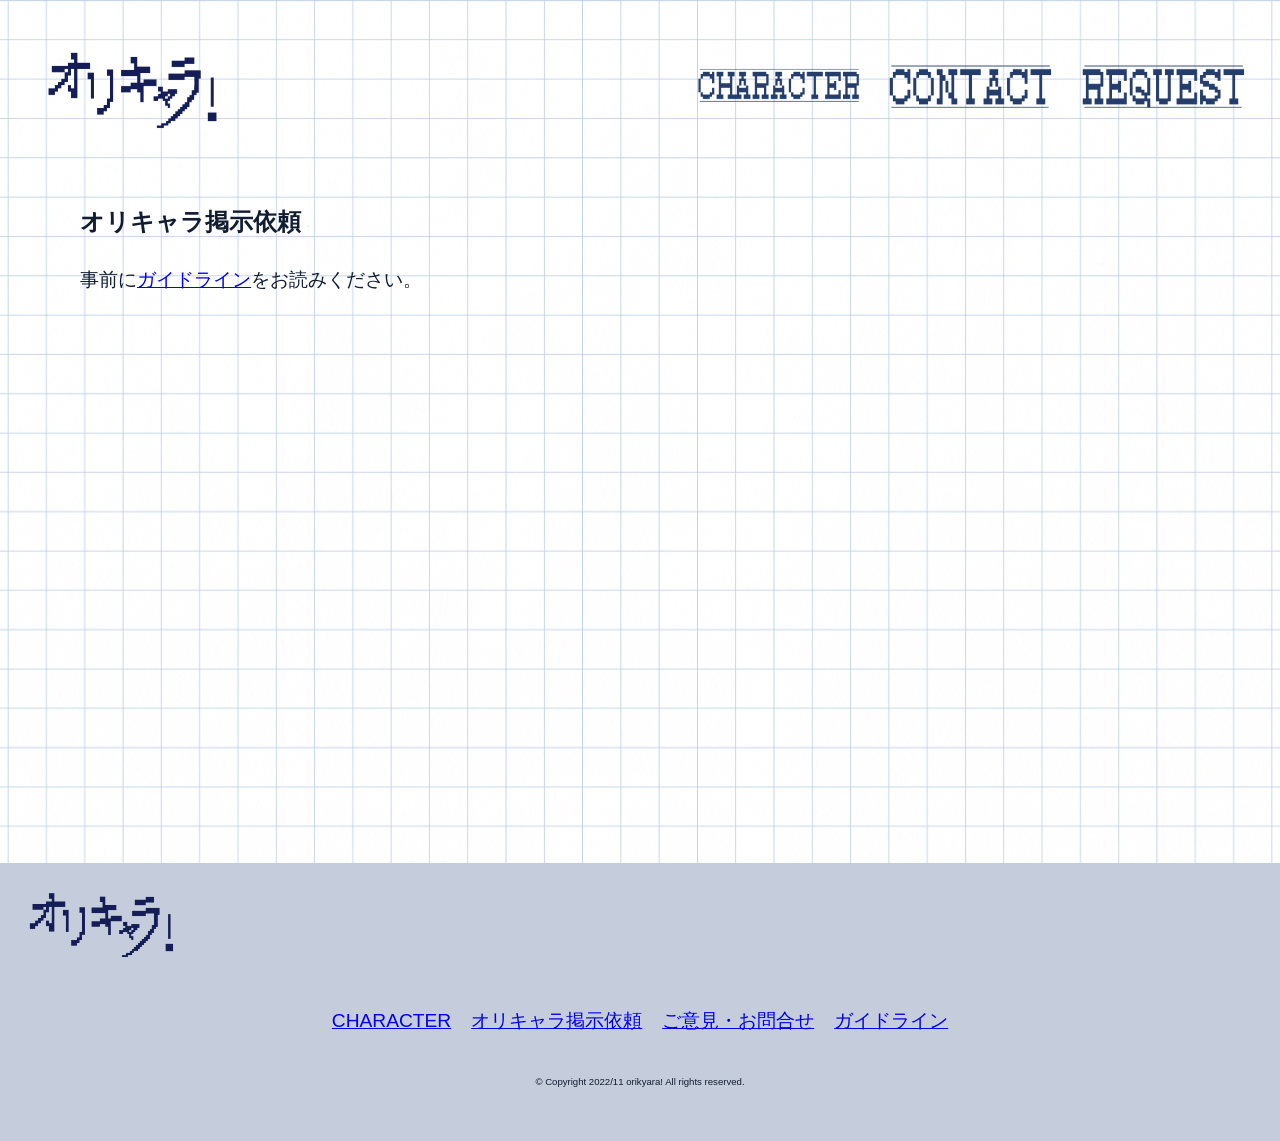
<file: オリキャラWebサイト/store.html>
﻿<!doctype html>
<html lang="ja">
  <head>
    <meta charset="utf-8" />
    <meta name="viewport" content="width=device-width, initial-scale=1.0" />
    <title>オリキャラ！</title>
    <meta property="og:title" content="オリキャラ！" />
    <meta property="og:description" content="オリキャラ掲示Webサイトです。" />
    <meta property="og:image" content="images/オリキャラ文字.png" />
    <link rel="stylesheet" href="css/style.css" />
    <link rel="icon" href="images/おりロゴ1.png" type="image/png" />
  </head>

  <body id="">
    <header>
      <h1>
        <a href="index.html">
          <img
            src="images/オリキャラ文字.png"
            width="203"
            height="70"
            alt="character"
          />
        </a>
      </h1>
      <nav>
        <ul>
          <li>
            <a href="recommend.html">
              <img
                src="images/おりcharacter文字.png"
                width="173"
                height="50"
                alt="CHARACTER"
              />
            </a>
          </li>
          <li>
            <a href="store.html">
              <img
                src="images/文字１.png"
                width="173"
                height="50"
                alt="オリキャラ掲示依頼"
              />
            </a>
          </li>
          <li>
            <a href="opinion.html">
              <img
                src="images/文字２.png"
                width="173"
                height="50"
                alt="お問い合わせ"
              />
            </a>
          </li>
        </ul>
      </nav>
    </header>
    <div id="contents">
      <div id="main">
        <article>
          <h1>オリキャラ掲示依頼</h1>
          <p>
            事前に<a href="gaidorainn.html">ガイドライン</a>をお読みください。
          </p>
        </article>
        <iframe
          src="https://forms.gle/6ncoFHdWnmXPiqg57"
          width="100%"
          height="500"
          frameborder="0"
          marginheight="0"
          marginwidth="0"
          >読み込んでいます…</iframe
        >
      </div>
    </div>
    <footer>
      <div id="sub">
        <aside>
          <ul>
            <li>
              <a href="index.html">
                <img
                  src="images/オリキャラ文字.png"
                  width="173"
                  height="50"
                  alt="お問い合わせ"
                />
              </a>
            </li>
          </ul>
        </aside>
      </div>
      <ul>
        <li>
          <a href="recommend.html"> CHARACTER </a>
        </li>
        <li>
          <a href="store.html"> オリキャラ掲示依頼 </a>
        </li>
        <li>
          <a href="opinion.html"> ご意見・お問合せ </a>
        </li>
        <li>
          <a href="gaidorainn.html"> ガイドライン </a>
        </li>
      </ul>
      <p>
        <small> &copy; Copyright 2022/11 orikyara! All rights reserved. </small>
      </p>
    </footer>
  </body>
</html>
</file>
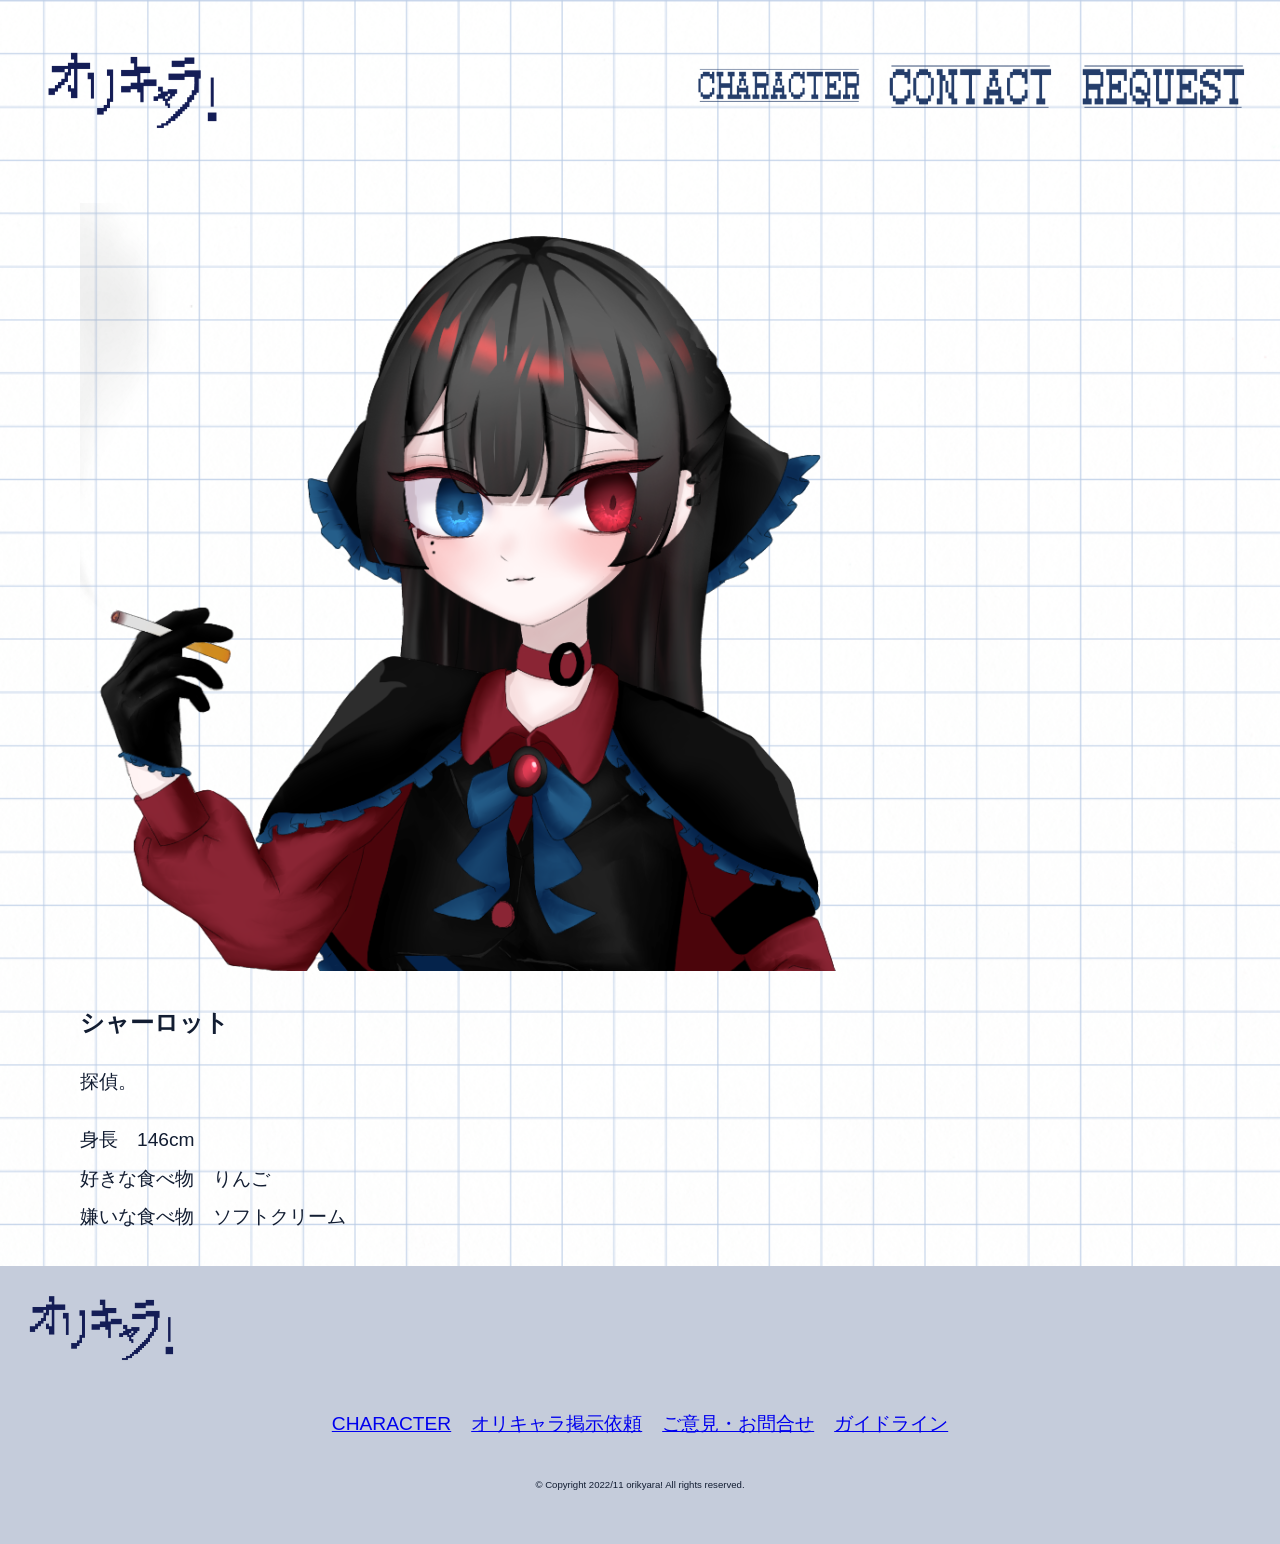
<file: オリキャラWebサイト/sya-rotto.html>
<!doctype html>
<html lang="ja">
  <head>
    <meta charset="utf-8" />
    <meta name="viewport" content="width=device-width, initial-scale=1.0" />
    <title>オリキャラ！</title>
    <meta property="og:title" content="オリキャラ！" />
    <meta property="og:description" content="オリキャラ掲示Webサイトです。" />
    <meta property="og:image" content="images/オリキャラ文字.png" />
    <link rel="stylesheet" href="css/style.css" />
    <link rel="icon" href="images/おりロゴ1.png" type="image/png" />
  </head>

  <body>
    <header>
      <h1>
        <a href="index.html">
          <img
            src="images/オリキャラ文字.png"
            width="203"
            height="70"
            alt="オリキャラ！"
          />
        </a>
      </h1>
      <nav>
        <ul>
          <li>
            <a href="recommend.html">
              <img
                src="images/おりcharacter文字.png"
                width="173"
                height="50"
                alt="CHARACTER"
              />
            </a>
          </li>
          <li>
            <a href="store.html">
              <img
                src="images/文字１.png"
                width="173"
                height="50"
                alt="オリキャラ掲示依頼"
              />
            </a>
          </li>
          <li>
            <a href="opinion.html">
              <img
                src="images/文字２.png"
                width="173"
                height="50"
                alt="お問い合わせ"
              />
            </a>
          </li>
        </ul>
      </nav>
    </header>
    <div id="contents">
      <div id="main">
        <article>
          <img src="images/シャーロットちゃん.png" width="auto" height="auto" />
          <h1>シャーロット</h1>
          <p>探偵。</p>
          <p>
            身長　146cm<br />
            好きな食べ物　りんご<br />
            嫌いな食べ物　ソフトクリーム
          </p>
        </article>
      </div>
    </div>
  </body>
  <footer>
    <div id="sub">
      <aside>
        <ul>
          <li>
            <a href="index.html">
              <img
                src="images/オリキャラ文字.png"
                width="173"
                height="50"
                alt="お問い合わせ"
              />
            </a>
          </li>
        </ul>
      </aside>
    </div>
    <ul>
      <li>
        <a href="recommend.html"> CHARACTER </a>
      </li>
      <li>
        <a href="store.html"> オリキャラ掲示依頼 </a>
      </li>
      <li>
        <a href="opinion.html"> ご意見・お問合せ </a>
      </li>
      <li>
        <a href="gaidorainn.html"> ガイドライン </a>
      </li>
    </ul>
    <p>
      <small> &copy; Copyright 2022/11 orikyara! All rights reserved. </small>
    </p>
  </footer>
</html>
</file>
<file: オリキャラWebサイト/css/style.css>
﻿@charset "utf-8";

/* 基本レイアウト ここから↓ */
@import url(common.css);
header {
  display: flex;
  justify-content: space-between;
  align-items: center;

  margin: 20px auto 40px auto;
  padding: 0 30px;
}
header a:hover {
  opacity: 0.8;
}
header h1 {
  margin: 0;
}
nav {
  position: static;
}
nav ul {
  display: flex;
  gap: 20px;
  list-style: none;
  margin: 0;
  padding: 0;
}

/* ボタンの上にマウスカーソルが重なったら・・・ */
nav ul li a:hover {
  opacity: 0.8;
}

footer p {
  justify-content: center; /* 真ん中に寄せる */
  flex-wrap: wrap; /* 画面が狭くなったら自動で折り返す */
  list-style: none;
  padding: 0;
}

footer small {
  font-size: 50%;
}

#main h1 {
  font-size: 24px;
}

.float_clear {
  clear: both;
}
/* リストの親（ul）に対して「中身を横並びにしてね」と命令する */
footer ul {
  display: inline-flex; /* 横並びにする魔法の合言葉 */
  justify-content: center; /* リンクを中央に寄せる（左寄せなら不要） */
  list-style: none; /* リストの「・」を消す */
  padding: 0; /* 余計な隙間をリセット */
  gap: 20px; /* リンクとリンクの間のスキマ（数値はお好みで） */
}

/* スマホ表示の調整 !!!!!!!!!!!!!!!!!!!!!!!!!!!!!!!!!!!!!!!!!!!!!!!!!!!!!!!!!!!!!!!!!!!!!!!!!!!!!!!!!*/
@media screen and (max-width: 600px) {
  #main {
    width: 100%;
    max-width: 100%;
    padding: 0 16px;
    box-sizing: border-box;
  }

  #main h1 {
    font-size: 22px;
    overflow-wrap: anywhere;
  }

  iframe {
    display: block;
    width: 100%;
    max-width: 100%;
    box-sizing: border-box;
  }

}

@media screen and (max-width: 600px) {
  header {
    display: flex;
    flex-direction: column;
    align-items: center;
    gap: 20px;
    margin: 15px auto 30px;
    padding: 0 12px;
  }

  header h1 {
    font-size: 22px;
  }

  nav ul {
    display: flex;
    flex-direction: row;
    justify-content: center;
    flex-wrap: nowrap;
    gap: 16px;
  }

  nav ul li a {
    font-size: 13px;
    white-space: nowrap;
  }
}


@media screen and (max-width: 600px) {

  footer {
    padding: 30px 16px;
    box-sizing: border-box;
  }

  footer ul {
    display: grid;
    grid-template-columns: repeat(2, 1fr);
    justify-items: center;
    align-items: center;
    gap: 18px 12px;
    width: 100%;
    margin: 20px auto;
  }

  footer ul li {
    text-align: center;
  }

  footer ul li a {
    font-size: 15px;
    overflow-wrap: anywhere;
  }

  footer small {
    font-size: 11px;
    display: block;
    text-align: center;
    line-height: 1.6;
  }

}
</file>
<file: ホーム画面のやつ/style.css>
* {
  margin: 0;
  padding: 0;
  box-sizing: border-box;
  user-select: none;
  -webkit-user-select: none;
  -webkit-tap-highlight-color: transparent;
}

body,
html {
  width: 100vw;
  height: 100vh;
  overflow: hidden;
  font-family: "Zen Maru Gothic", sans-serif;
  background-color: #fff0f5;
  color: #4a3b4c;
}

#particleCanvas {
  position: absolute;
  top: 0;
  left: 0;
  width: 100%;
  height: 100%;
  z-index: 1;
}

.background-overlay {
  position: absolute;
  top: 0;
  left: 0;
  width: 100%;
  height: 100%;
  z-index: 2;
  pointer-events: none;
  transition: all 0.6s ease;
  background-size: cover;
  background-position: center;
}

body.room-living .background-overlay {
  background-image:
    linear-gradient(rgba(255, 240, 245, 0.5), rgba(255, 228, 238, 0.7)),
    url("neko dotto.jpg");
}

body.room-bedroom .background-overlay {
  background-image:
    linear-gradient(rgba(243, 232, 255, 0.6), rgba(255, 240, 245, 0.8)),
    url("inami.jpg");
}

.app-container {
  position: relative;
  width: 100vw;
  height: 100vh;
  display: flex;
  flex-direction: column;
  z-index: 3;
}

.top-bar {
  height: 60px;
  padding: 0 24px;
  background: rgba(255, 255, 255, 0.85);
  backdrop-filter: blur(12px);
  border-bottom: 1px solid rgba(255, 182, 193, 0.4);
  display: flex;
  justify-content: space-between;
  align-items: center;
  z-index: 10;
  box-shadow: 0 4px 15px rgba(255, 192, 203, 0.2);
}

.user-info {
  display: flex;
  align-items: center;
  gap: 12px;
}

.rank-badge {
  background: linear-gradient(135deg, #ff9ebb, #ffb6c1);
  padding: 4px 12px;
  border-radius: 12px;
  font-size: 0.9rem;
  font-weight: 900;
  color: #fff;
  box-shadow: 0 2px 6px rgba(255, 155, 187, 0.4);
}

.user-name {
  font-weight: 700;
  font-size: 0.95rem;
  color: #5a485c;
}

.exp-bar-container {
  width: 120px;
  height: 10px;
  background: rgba(255, 182, 193, 0.2);
  border-radius: 5px;
  overflow: hidden;
  border: 1px solid rgba(255, 182, 193, 0.4);
}

.exp-bar-fill {
  width: 0%;
  height: 100%;
  background: linear-gradient(90deg, #ff9ebb, #ffb6c1);
  transition: width 0.3s ease;
}

.stats-info {
  display: flex;
  gap: 20px;
  font-size: 0.85rem;
  color: #6a526e;
}

.stat-item strong {
  color: #e06d91;
}

.header-controls {
  display: flex;
  align-items: center;
  gap: 10px;
}

.icon-btn {
  background: rgba(255, 255, 255, 0.9);
  border: 1px solid rgba(255, 182, 193, 0.6);
  color: #5a485c;
  padding: 6px 12px;
  border-radius: 8px;
  font-size: 0.8rem;
  font-weight: 700;
  cursor: pointer;
  outline: none;
  transition: all 0.2s ease;
}

.room-toggle-btn {
  background: linear-gradient(135deg, #ffe4ec, #ffd1dc);
  color: #d1527a;
  border-color: #ffb6c1;
}

.icon-btn:hover {
  background: rgba(255, 192, 203, 0.3);
  border-color: #ff9ebb;
}

.time-widget {
  font-size: 1.05rem;
  font-weight: 900;
  color: #e06d91;
  letter-spacing: 0.08em;
  margin-left: 8px;
  cursor: pointer;
  padding: 4px 8px;
  border-radius: 6px;
  transition:
    background 0.2s ease,
    transform 0.2s ease;
}

.time-widget:hover {
  background: rgba(255, 182, 193, 0.3);
  transform: scale(1.05);
}

.main-workspace {
  flex: 1;
  display: flex;
  height: calc(100vh - 60px);
  position: relative;
  overflow: hidden;
}

.character-section {
  flex: 1;
  position: relative;
  display: flex;
  flex-direction: column;
  justify-content: flex-end;
  align-items: center;
  padding: 0 20px 30px 20px;
}

.speech-bubble {
  position: absolute;
  bottom: 25px;
  left: 50%;
  transform: translateX(-50%);
  width: min(700px, 60vw);
  background: rgba(255, 255, 255, 0.9);
  backdrop-filter: blur(12px);
  border: 1px solid rgba(255, 182, 193, 0.5);
  border-radius: 18px;
  padding: 18px 24px;
  box-shadow: 0 10px 30px rgba(255, 192, 203, 0.3);
  z-index: 8;
}

.character-container {
  position: relative;
  height: calc(100vh - 220px);
  max-height: 850px;
  cursor: pointer;
  animation: float 4s ease-in-out infinite;
  display: flex;
  align-items: flex-end;
  justify-content: center;
}

.character-container img {
  height: 100%;
  width: auto;
  object-fit: contain;
  filter: drop-shadow(0 12px 25px rgba(255, 182, 193, 0.4));
}

.character-tag {
  display: flex;
  justify-content: space-between;
  align-items: center;
  margin-bottom: 8px;
  border-bottom: 1px solid rgba(255, 182, 193, 0.3);
  padding-bottom: 4px;
}

.char-name {
  font-size: 0.95rem;
  font-weight: 900;
  color: #e06d91;
}

.location-badge {
  font-size: 0.75rem;
  background: rgba(255, 182, 193, 0.3);
  color: #d1527a;
  padding: 2px 10px;
  border-radius: 8px;
}

.dialogue-text {
  font-size: 1rem;
  line-height: 1.6;
  color: #5a485c;
  min-height: 2.8em;
}

.heart-container {
  position: absolute;
  top: 0;
  left: 0;
  width: 100%;
  height: 100%;
  pointer-events: none;
  z-index: 10;
}

.floating-heart {
  position: absolute;
  font-size: 2rem;
  animation: heartUp 1.2s ease-out forwards;
}

@keyframes heartUp {
  0% {
    opacity: 1;
    transform: translateY(0) scale(0.6);
  }
  100% {
    opacity: 0;
    transform: translateY(-100px) scale(1.4) rotate(15deg);
  }
}

@keyframes float {
  0%,
  100% {
    transform: translateY(0);
  }
  50% {
    transform: translateY(-10px);
  }
}

.tap-reaction {
  animation: reaction 0.3s cubic-bezier(0.175, 0.885, 0.32, 1.275) !important;
}

@keyframes reaction {
  0% {
    transform: scale(1);
  }
  50% {
    transform: scale(1.03) translateY(-6px);
  }
  100% {
    transform: scale(1);
  }
}

.memo-section {
  width: 360px;
  height: 100%;
  padding: 24px;
  z-index: 5;
}

.memo-card {
  width: 100%;
  height: 100%;
  background: rgba(255, 255, 255, 0.815);
  backdrop-filter: blur(12px);
  border: 1px solid rgba(255, 182, 193, 0.4);
  border-radius: 20px;
  padding: 20px;
  display: flex;
  flex-direction: column;
  box-shadow: 0 10px 30px rgba(255, 192, 203, 0.2);
}

.memo-header h2 {
  font-size: 1.05rem;
  color: #e06d91;
  margin-bottom: 16px;
  letter-spacing: 0.05em;
}

.todo-form {
  display: flex;
  gap: 8px;
  margin-bottom: 16px;
}

.todo-form input {
  flex: 1;
  background: rgba(255, 240, 245, 0.6);
  border: 1px solid rgba(255, 182, 193, 0.5);
  border-radius: 8px;
  padding: 10px 12px;
  color: #5a485c;
  font-size: 0.85rem;
}

.todo-form input:focus {
  outline: none;
  border-color: #ff9ebb;
}

.todo-form button {
  background: linear-gradient(135deg, #ff9ebb, #ffb6c1);
  color: #ffffff;
  border: none;
  border-radius: 8px;
  padding: 0 16px;
  font-weight: 700;
  cursor: pointer;
}

.todo-form button:hover {
  background: #ff85a9;
}

.todo-list {
  list-style: none;
  flex: 1;
  overflow-y: auto;
  display: flex;
  flex-direction: column;
  gap: 8px;
}

.todo-item {
  display: flex;
  align-items: center;
  justify-content: space-between;
  background: rgba(255, 240, 245, 0.4);
  padding: 10px 12px;
  border-radius: 8px;
  border: 1px solid rgba(255, 182, 193, 0.25);
  font-size: 0.88rem;
  cursor: pointer;
}

.todo-item.completed span {
  text-decoration: line-through;
  color: #bfa5c2;
}

.todo-item button {
  background: rgba(255, 182, 193, 0.4);
  color: #d1527a;
  border: none;
  border-radius: 4px;
  padding: 4px 8px;
  font-size: 0.75rem;
  cursor: pointer;
}

.todo-item button:hover {
  background: #ff9bbb99;
}

.clock-mode-overlay {
  position: fixed;
  top: 0;
  left: 0;
  width: 100vw;
  height: 100vh;
  z-index: 200;
  cursor: pointer;
  opacity: 1;
  transition: opacity 0.4s ease;
  overflow: hidden;
  display: flex;
  align-items: center;
  background: linear-gradient(
    135deg,
    rgba(255, 228, 238, 0.95),
    rgba(243, 232, 255, 0.95)
  );
}

.clock-mode-overlay.hidden {
  opacity: 0;
  pointer-events: none;
}

.clock-overlay-dim {
  position: absolute;
  top: 0;
  left: 0;
  width: 100%;
  height: 100%;
  background: radial-gradient(
    circle,
    transparent 30%,
    rgba(255, 192, 203, 0.3) 100%
  );
  z-index: 2;
}

.clock-mode-content {
  position: relative;
  z-index: 3;
  padding-left: 80px;
  display: flex;
  flex-direction: column;
  align-items: flex-start;
}

.clock-big-time {
  font-size: clamp(5rem, 15vw, 13rem);
  font-weight: 900;
  color: #e06d91;
  text-shadow:
    0 0 40px rgba(255, 182, 193, 0.7),
    0 0 10px rgba(255, 255, 255, 0.8);
  letter-spacing: 0.02em;
  line-height: 0.9;
}

.clock-big-date {
  font-size: clamp(1.2rem, 3vw, 2.5rem);
  font-weight: 700;
  color: #5a485c;
  margin-top: 20px;
  letter-spacing: 0.15em;
}

.clock-return-hint {
  margin-top: 40px;
  font-size: 0.9rem;
  color: rgba(90, 72, 92, 0.6);
  letter-spacing: 0.1em;
}

.modal-overlay {
  position: fixed;
  top: 0;
  left: 0;
  width: 100vw;
  height: 100vh;
  background: rgba(90, 72, 92, 0.5);
  backdrop-filter: blur(8px);
  z-index: 100;
  display: flex;
  justify-content: center;
  align-items: center;
  opacity: 1;
  transition: opacity 0.3s ease;
}

.modal-overlay.hidden {
  opacity: 0;
  pointer-events: none;
}

.modal-content {
  width: min(900px, 90vw);
  max-height: 85vh;
  background: rgba(255, 255, 255, 0.95);
  border: 1px solid rgba(255, 182, 193, 0.5);
  border-radius: 20px;
  display: flex;
  flex-direction: column;
  overflow: hidden;
  box-shadow: 0 15px 40px rgba(255, 192, 203, 0.3);
}

.outfit-modal-content {
  width: min(650px, 90vw);
}

.modal-header {
  padding: 20px;
  border-bottom: 1px solid rgba(255, 182, 193, 0.3);
  display: flex;
  justify-content: space-between;
  align-items: center;
}

.modal-header h2 {
  font-size: 1.1rem;
  color: #e06d91;
}

.close-btn {
  background: none;
  border: none;
  color: #e06d91;
  font-size: 1.8rem;
  cursor: pointer;
}

.close-btn:hover {
  color: #d1527a;
}

.modal-body {
  padding: 24px;
  overflow-y: auto;
}

.gallery-desc {
  font-size: 0.85rem;
  color: #8c7390;
  margin-bottom: 20px;
}

.gallery-grid {
  display: grid;
  grid-template-columns: repeat(auto-fill, minmax(180px, 1fr));
  gap: 16px;
}

.gallery-item {
  aspect-ratio: 16 / 9;
  background: rgba(255, 240, 245, 0.5);
  border-radius: 12px;
  border: 1px solid rgba(255, 182, 193, 0.4);
  overflow: hidden;
  position: relative;
  cursor: pointer;
  transition:
    transform 0.2s ease,
    border-color 0.2s ease;
}

.gallery-item:hover {
  transform: translateY(-4px);
  border-color: #ff9ebb;
}

.gallery-item img {
  width: 100%;
  height: 100%;
  object-fit: cover;
}

.gallery-item.locked {
  cursor: not-allowed;
  display: flex;
  flex-direction: column;
  justify-content: center;
  align-items: center;
  background: rgba(240, 230, 235, 0.8);
}

.lock-icon {
  font-size: 1.8rem;
  margin-bottom: 4px;
}
.lock-text {
  font-size: 0.72rem;
  color: #8c7390;
}

.outfit-grid {
  display: grid;
  grid-template-columns: repeat(auto-fit, minmax(160px, 1fr));
  gap: 16px;
}

.outfit-item {
  background: rgba(255, 240, 245, 0.5);
  border: 2px solid rgba(255, 182, 193, 0.5);
  border-radius: 16px;
  padding: 12px;
  text-align: center;
  cursor: pointer;
  transition: all 0.2s ease;
}

.outfit-item:hover {
  transform: translateY(-4px);
  border-color: #ff9ebb;
  background: rgba(255, 228, 238, 0.7);
}

.outfit-item img {
  width: 100%;
  height: 180px;
  object-fit: cover;
  border-radius: 10px;
  margin-bottom: 8px;
}

.outfit-item span {
  font-size: 0.85rem;
  font-weight: 700;
  color: #5a485c;
}

.preview-content {
  position: relative;
  max-width: 90vw;
  max-height: 90vh;
  display: flex;
  flex-direction: column;
  align-items: center;
}

.preview-content img {
  max-width: 90vw;
  max-height: 80vh;
  border-radius: 12px;
  box-shadow: 0 20px 50px rgba(90, 72, 92, 0.3);
}

.preview-close {
  position: absolute;
  top: -40px;
  right: 0;
  color: #fff;
}
.preview-caption {
  margin-top: 12px;
  font-weight: 700;
  color: #fff;
  text-shadow: 0 2px 4px rgba(0, 0, 0, 0.5);
}

.lvlup-card {
  background: rgba(255, 255, 255, 0.95);
  border: 2px solid #ff9ebb;
  border-radius: 24px;
  padding: 32px;
  text-align: center;
  width: min(550px, 90vw);
  box-shadow: 0 0 50px rgba(255, 182, 193, 0.5);
}

.lvlup-title {
  font-size: 2rem;
  color: #e06d91;
  font-weight: 900;
  letter-spacing: 0.1em;
}
.lvlup-sub {
  font-size: 1.1rem;
  font-weight: 700;
  margin-bottom: 16px;
  color: #5a485c;
}

.lvlup-img-wrapper {
  width: 100%;
  height: 240px;
  border-radius: 12px;
  overflow: hidden;
  margin-bottom: 16px;
  border: 1px solid rgba(255, 182, 193, 0.4);
}

.lvlup-img-wrapper img {
  width: 100%;
  height: 100%;
  object-fit: cover;
}
.lvlup-msg {
  font-size: 0.85rem;
  color: #8c7390;
  margin-bottom: 20px;
}

.lvlup-btn {
  background: linear-gradient(135deg, #ff9ebb, #ffb6c1);
  color: #fff;
  border: none;
  padding: 10px 32px;
  border-radius: 12px;
  font-weight: 900;
  font-size: 1rem;
  cursor: pointer;
}
.lock-icon img {
  width: 24px; /* お好みのサイズに調整してください */
  height: 24px;
  object-fit: contain;
}
</file>
<file: オリキャラWebサイト/css/character.css>
@charset "utf-8";

/* 1. 全体を横並びにする設定 */
.card-container {
  display: flex;
  gap: 30px;
  flex-wrap: wrap;
}

/* 2. リンク全体の箱（画像と文字をセットにする透明な枠） */
.char-card-wrap {
  width: calc(
    50% - 15px
  ); /* 【変更】2列になったとき、隙間（gap:30px）を引いた半分に収まる計算 */
  max-width: 250px; /* 【変更】画面が広いときは最大250pxでストップ */
  text-decoration: none;
  display: block;
}

/* 3. 1人目の「四角い枠」（サイズと角丸を完全に固定） */
.char-card-wrap:nth-child(1) .img-box {
  width: 100%;
  background-color: #913b3b; /* 1人目の背景（赤） */
  border-radius: 6px; /* 角を少し丸く */
  overflow: hidden; /* ★中身がはみ出さないようにする設定 */
}

/* 4. 2人目の「四角い枠」（サイズと角丸を完全に固定） */
.char-card-wrap:nth-child(2) .img-box {
  width: 100%;
  background-color: #43199d; /* 2人目の背景 */
  border-radius: 6px; /* 角を少し丸く */
  overflow: hidden; /* ★中身がはみ出さないようにする設定 */
}
/*3人目*/
.char-card-wrap:nth-child(3) .img-box {
  width: 100%;
  background-color: #ecf404; /* 背景 */
  border-radius: 6px; /* 角を少し丸く */
  overflow: hidden; /* ★中身がはみ出さないようにする設定 */
}
/*4人目*/
.char-card-wrap:nth-child(4) .img-box {
  width: 100%;
  background-color: #00872bda; /* 背景 */
  border-radius: 6px; /* 角を少し丸く */
  overflow: hidden; /* ★中身がはみ出さないようにする設定 */
}
/*5人目*/
.char-card-wrap:nth-child(5) .img-box {
  width: 100%;
  background-color: #ee6ac9; /* 背景 */
  border-radius: 6px; /* 角を少し丸く */
  overflow: hidden; /* ★中身がはみ出さないようにする設定 */
}
/* 5. カーソルを合わせたとき（hover）の動き */
/* 枠はそのままで、中の画像（.icon）だけを1.1倍に拡大する */
.char-card-wrap:hover .icon {
  transform: scale(1.1);
}

/* 6. 画像自体の設定（元の比率のまま・変な切り抜きなし） */
.char-card-wrap .icon {
  width: 100%;
  height: auto;
  display: block;
  transition: transform 0.3s ease; /* 0.3秒かけてフワッと動かす */
}

/* 7. ★CHARACTERのドットフォントの設定（枠の外・最初の設定を100%復元） */
.char-name {
  font-family: "DotGothic16", sans-serif;
  font-size: 23px;
  font-weight: bold;
  color: #121d32; /* 最初の濃いネイビー */
  text-align: auto; /* 最初の設定通り */
  margin: auto; /* 最初の設定通り */
  text-align: center; /*一応真ん中にしてみた*/
}
</file>
